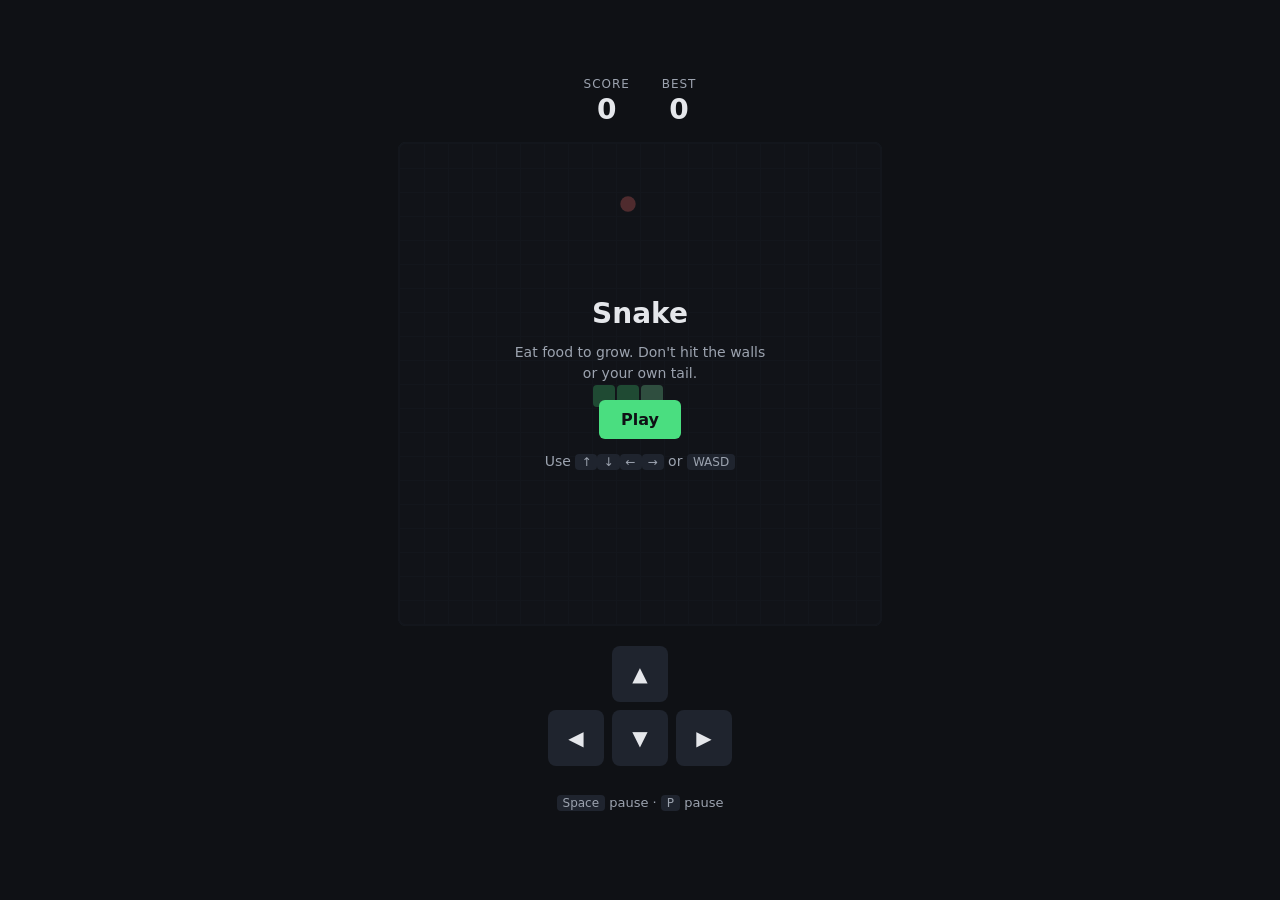
<file: index.html>
<!DOCTYPE html>
<html lang="en">
<head>
<meta charset="UTF-8" />
<meta name="viewport" content="width=device-width, initial-scale=1.0" />
<title>Snake</title>
<style>
  :root {
    --bg: #0f1115;
    --panel: #181b22;
    --grid: #1f242e;
    --snake: #4ade80;
    --snake-head: #86efac;
    --food: #f87171;
    --text: #e5e7eb;
    --muted: #9ca3af;
  }

  * { box-sizing: border-box; }

  body {
    margin: 0;
    min-height: 100vh;
    display: flex;
    flex-direction: column;
    align-items: center;
    justify-content: center;
    gap: 16px;
    background: var(--bg);
    color: var(--text);
    font-family: "Segoe UI", system-ui, -apple-system, sans-serif;
    user-select: none;
  }

  .hud {
    display: flex;
    gap: 32px;
    align-items: baseline;
  }

  .hud .stat {
    display: flex;
    flex-direction: column;
    align-items: center;
    gap: 2px;
  }

  .hud .label {
    font-size: 12px;
    letter-spacing: 0.08em;
    text-transform: uppercase;
    color: var(--muted);
  }

  .hud .value {
    font-size: 28px;
    font-weight: 700;
    font-variant-numeric: tabular-nums;
  }

  .wrap {
    position: relative;
  }

  canvas {
    display: block;
    background: var(--panel);
    border: 2px solid var(--grid);
    border-radius: 8px;
    image-rendering: pixelated;
  }

  .overlay {
    position: absolute;
    inset: 0;
    display: flex;
    flex-direction: column;
    align-items: center;
    justify-content: center;
    gap: 12px;
    background: rgba(15, 17, 21, 0.72);
    border-radius: 8px;
    text-align: center;
    padding: 24px;
  }

  .overlay h2 {
    margin: 0;
    font-size: 28px;
  }

  .overlay p {
    margin: 0;
    color: var(--muted);
    font-size: 14px;
    line-height: 1.5;
  }

  .overlay.hidden { display: none; }

  button {
    font: inherit;
    font-weight: 600;
    color: #0f1115;
    background: var(--snake);
    border: none;
    border-radius: 6px;
    padding: 10px 22px;
    cursor: pointer;
    margin-top: 4px;
  }

  button:hover { background: var(--snake-head); }

  .controls {
    display: grid;
    grid-template-columns: repeat(3, 56px);
    grid-template-rows: repeat(2, 56px);
    gap: 8px;
    margin-top: 4px;
  }

  .controls button {
    font-size: 20px;
    padding: 0;
    margin: 0;
    color: var(--text);
    background: var(--grid);
    border-radius: 8px;
  }

  .controls button:active { background: #2a3140; }
  .controls .up { grid-column: 2; grid-row: 1; }
  .controls .left { grid-column: 1; grid-row: 2; }
  .controls .down { grid-column: 2; grid-row: 2; }
  .controls .right { grid-column: 3; grid-row: 2; }

  .hint { color: var(--muted); font-size: 13px; }
  kbd {
    background: var(--grid);
    border-radius: 4px;
    padding: 1px 6px;
    font-family: inherit;
    font-size: 12px;
  }
</style>
</head>
<body>
  <div class="hud">
    <div class="stat">
      <span class="label">Score</span>
      <span class="value" id="score">0</span>
    </div>
    <div class="stat">
      <span class="label">Best</span>
      <span class="value" id="best">0</span>
    </div>
  </div>

  <div class="wrap">
    <canvas id="board" width="480" height="480"></canvas>
    <div class="overlay" id="overlay">
      <h2>Snake</h2>
      <p>Eat food to grow. Don't hit the walls<br />or your own tail.</p>
      <button id="startBtn">Play</button>
      <p class="hint">Use <kbd>↑</kbd><kbd>↓</kbd><kbd>←</kbd><kbd>→</kbd> or <kbd>WASD</kbd></p>
    </div>
  </div>

  <div class="controls">
    <button class="up" data-dir="up">▲</button>
    <button class="left" data-dir="left">◀</button>
    <button class="down" data-dir="down">▼</button>
    <button class="right" data-dir="right">▶</button>
  </div>
  <p class="hint"><kbd>Space</kbd> pause · <kbd>P</kbd> pause</p>

<script>
(() => {
  "use strict";

  const CELL = 24;                 // px per grid cell
  const GRID = 20;                 // cells per side
  const canvas = document.getElementById("board");
  const ctx = canvas.getContext("2d");

  const scoreEl = document.getElementById("score");
  const bestEl = document.getElementById("best");
  const overlay = document.getElementById("overlay");
  const startBtn = document.getElementById("startBtn");

  const DIRS = {
    up:    { x: 0,  y: -1 },
    down:  { x: 0,  y: 1 },
    left:  { x: -1, y: 0 },
    right: { x: 1,  y: 0 },
  };

  let snake, dir, nextDir, food, score, best, alive, paused, stepTimer;

  best = Number(localStorage.getItem("snake.best") || 0);
  bestEl.textContent = best;

  function reset() {
    const cx = Math.floor(GRID / 2);
    snake = [
      { x: cx,     y: cx },
      { x: cx - 1, y: cx },
      { x: cx - 2, y: cx },
    ];
    dir = DIRS.right;
    nextDir = DIRS.right;
    score = 0;
    alive = true;
    paused = false;
    scoreEl.textContent = "0";
    placeFood();
  }

  function placeFood() {
    let p;
    do {
      p = {
        x: Math.floor(Math.random() * GRID),
        y: Math.floor(Math.random() * GRID),
      };
    } while (snake.some(s => s.x === p.x && s.y === p.y));
    food = p;
  }

  function setDirection(d) {
    if (!d) return;
    // Ignore a 180° reversal and duplicate inputs.
    if (d.x === -dir.x && d.y === -dir.y) return;
    if (d.x === dir.x && d.y === dir.y) return;
    nextDir = d;
  }

  function step() {
    dir = nextDir;
    const head = { x: snake[0].x + dir.x, y: snake[0].y + dir.y };

    // Wall collision
    if (head.x < 0 || head.x >= GRID || head.y < 0 || head.y >= GRID) {
      return gameOver();
    }

    // Self collision (tail cell is fine — it moves away unless we're eating)
    const willEat = head.x === food.x && head.y === food.y;
    const body = willEat ? snake : snake.slice(0, -1);
    if (body.some(s => s.x === head.x && s.y === head.y)) {
      return gameOver();
    }

    snake.unshift(head);
    if (willEat) {
      score += 1;
      scoreEl.textContent = score;
      placeFood();
      schedule();          // speed up slightly each food
    } else {
      snake.pop();
    }
  }

  function tick() {
    step();
    draw();
    if (alive) schedule();
  }

  function schedule() {
    clearTimeout(stepTimer);
    const ms = Math.max(70, 150 - score * 4);
    stepTimer = setTimeout(tick, ms);
  }

  function gameOver() {
    alive = false;
    clearTimeout(stepTimer);
    if (score > best) {
      best = score;
      localStorage.setItem("snake.best", best);
      bestEl.textContent = best;
    }
    draw();
    showOverlay("Game Over", `Score: ${score}`, "Play Again");
  }

  function showOverlay(title, msg, btnText) {
    overlay.querySelector("h2").textContent = title;
    overlay.querySelector("p:not(.hint)").textContent = msg;
    startBtn.textContent = btnText;
    overlay.classList.remove("hidden");
  }

  function start() {
    overlay.classList.add("hidden");
    reset();
    draw();
    schedule();
  }

  function draw() {
    ctx.fillStyle = "#181b22";
    ctx.fillRect(0, 0, canvas.width, canvas.height);

    // Grid
    ctx.strokeStyle = "#1f242e";
    ctx.lineWidth = 1;
    for (let i = 1; i < GRID; i++) {
      const p = i * CELL + 0.5;
      ctx.beginPath();
      ctx.moveTo(p, 0); ctx.lineTo(p, canvas.height); ctx.stroke();
      ctx.beginPath();
      ctx.moveTo(0, p); ctx.lineTo(canvas.width, p); ctx.stroke();
    }

    // Food
    const fcx = food.x * CELL + CELL / 2;
    const fcy = food.y * CELL + CELL / 2;
    ctx.fillStyle = "#f87171";
    ctx.beginPath();
    ctx.arc(fcx, fcy, CELL * 0.32, 0, Math.PI * 2);
    ctx.fill();

    // Snake
    snake.forEach((s, i) => {
      const pad = 1;
      const x = s.x * CELL + pad;
      const y = s.y * CELL + pad;
      const size = CELL - pad * 2;
      ctx.fillStyle = i === 0 ? "#86efac" : "#4ade80";
      ctx.beginPath();
      ctx.roundRect(x, y, size, size, 4);
      ctx.fill();
    });
  }

  function togglePause() {
    if (!alive) return;
    if (paused) {
      paused = false;
      schedule();
    } else {
      paused = true;
      clearTimeout(stepTimer);
    }
  }

  window.addEventListener("keydown", (e) => {
    const k = e.key;
    if (["ArrowUp", "ArrowDown", "ArrowLeft", "ArrowRight", " "].includes(k)) {
      e.preventDefault();
    }
    if (k === "ArrowUp" || k === "w" || k === "W") setDirection(DIRS.up);
    else if (k === "ArrowDown" || k === "s" || k === "S") setDirection(DIRS.down);
    else if (k === "ArrowLeft" || k === "a" || k === "A") setDirection(DIRS.left);
    else if (k === "ArrowRight" || k === "d" || k === "D") setDirection(DIRS.right);
    else if (k === " " || k === "p" || k === "P") togglePause();
  });

  startBtn.addEventListener("click", start);
  document.querySelectorAll(".controls button").forEach((btn) => {
    btn.addEventListener("click", () => {
      if (!alive) start();
      setDirection(DIRS[btn.dataset.dir]);
    });
  });

  reset();
  draw();
})();
</script>
</body>
</html>
</file>
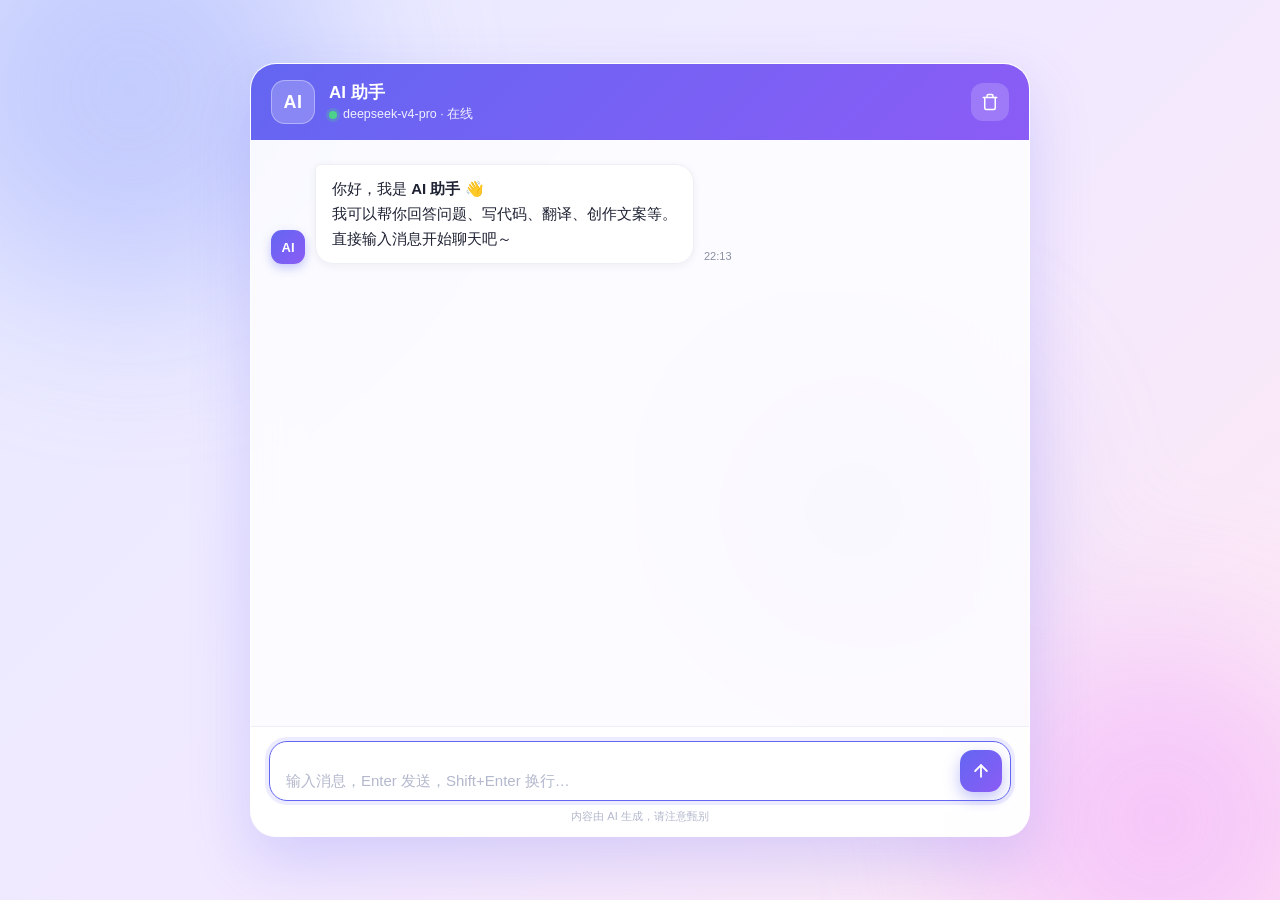
<file: static/index.html>
<!DOCTYPE html>
<html lang="zh-CN">
<head>
  <meta charset="UTF-8" />
  <meta name="viewport" content="width=device-width, initial-scale=1.0" />
  <title>AI 助手</title>
  <link rel="stylesheet" href="/static/style.css" />
  <link rel="icon" href="data:image/svg+xml,<svg xmlns='http://www.w3.org/2000/svg' viewBox='0 0 100 100'><text y='.9em' font-size='90'>✨</text></svg>" />
</head>
<body>
  <div class="bg-decor" aria-hidden="true">
    <span class="blob blob-1"></span>
    <span class="blob blob-2"></span>
    <span class="blob blob-3"></span>
  </div>

  <div class="chat">
    <header class="chat-header">
      <div class="bot-avatar">AI</div>
      <div class="bot-meta">
        <h1 class="bot-name">AI 助手</h1>
        <p class="bot-status"><span class="status-dot"></span>deepseek-v4-pro · 在线</p>
      </div>
      <button class="clear-btn" id="clearBtn" title="清空对话">
        <svg viewBox="0 0 24 24" width="18" height="18" fill="none" stroke="currentColor" stroke-width="2" stroke-linecap="round" stroke-linejoin="round">
          <polyline points="3 6 5 6 21 6"></polyline>
          <path d="M19 6v14a2 2 0 0 1-2 2H7a2 2 0 0 1-2-2V6m3 0V4a2 2 0 0 1 2-2h4a2 2 0 0 1 2 2v2"></path>
        </svg>
      </button>
    </header>

    <main class="chat-body" id="chatBody"></main>

    <footer class="chat-footer">
      <div class="input-box">
        <textarea id="input" rows="1" placeholder="输入消息，Enter 发送，Shift+Enter 换行…"></textarea>
        <button class="send-btn" id="sendBtn" title="发送">
          <svg viewBox="0 0 24 24" width="20" height="20" fill="none" stroke="currentColor" stroke-width="2.2" stroke-linecap="round" stroke-linejoin="round">
            <line x1="12" y1="19" x2="12" y2="5"></line>
            <polyline points="5 12 12 5 19 12"></polyline>
          </svg>
        </button>
      </div>
      <p class="footnote">内容由 AI 生成，请注意甄别</p>
    </footer>
  </div>

  <script src="/static/axios.min.js"></script>
  <script src="/static/script.js"></script>
</body>
</html>
</file>
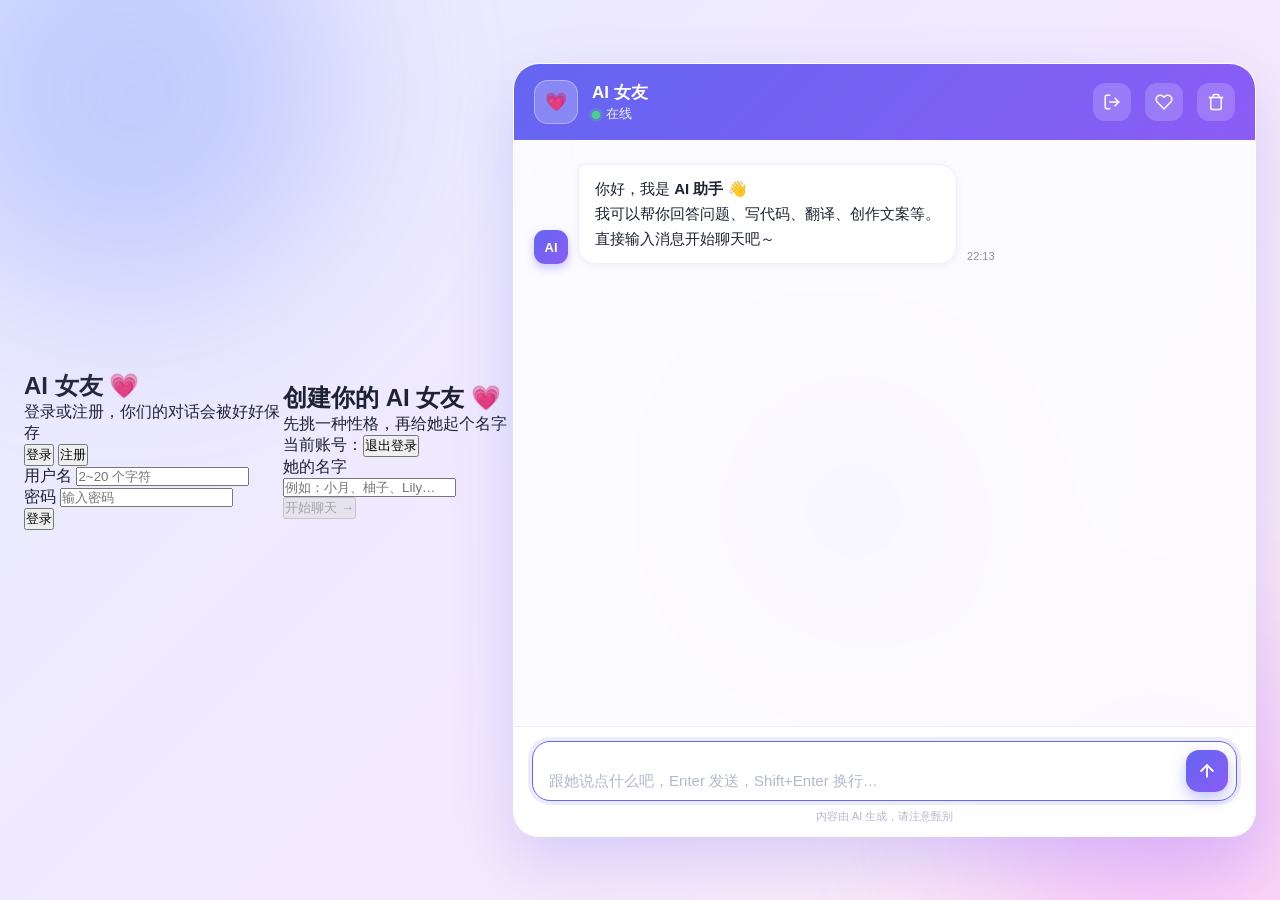
<file: 26chat/static/index.html>
<!DOCTYPE html>
<html lang="zh-CN">
<head>
  <meta charset="UTF-8" />
  <meta name="viewport" content="width=device-width, initial-scale=1.0" />
  <title>AI 女友</title>
  <link rel="stylesheet" href="/static/style.css" />
  <link rel="icon" href="data:image/svg+xml,<svg xmlns='http://www.w3.org/2000/svg' viewBox='0 0 100 100'><text y='.9em' font-size='90'>💗</text></svg>" />
</head>
<body>
  <div class="bg-decor" aria-hidden="true">
    <span class="blob blob-1"></span>
    <span class="blob blob-2"></span>
    <span class="blob blob-3"></span>
  </div>

  <!-- 登录 / 注册 -->
  <section class="auth" id="auth">
    <div class="auth-card">
      <div class="auth-head">
        <h1>AI 女友 💗</h1>
        <p>登录或注册，你们的对话会被好好保存</p>
      </div>
      <div class="auth-tabs">
        <button class="auth-tab active" id="tabLogin" type="button">登录</button>
        <button class="auth-tab" id="tabRegister" type="button">注册</button>
      </div>
      <form class="auth-form" id="authForm">
        <div class="auth-field">
          <label for="authUsername">用户名</label>
          <input id="authUsername" maxlength="20" placeholder="2~20 个字符" autocomplete="username" />
        </div>
        <div class="auth-field">
          <label for="authPassword">密码</label>
          <input id="authPassword" type="password" maxlength="64" placeholder="输入密码" autocomplete="current-password" />
        </div>
        <p class="auth-error hidden" id="authError"></p>
        <button class="start-btn" id="authSubmit" type="submit">登录</button>
      </form>
    </div>
  </section>

  <!-- 初始设定：选择性格 + 起名字 -->
  <section class="setup hidden" id="setup">
    <div class="setup-card">
      <div class="setup-head">
        <h1>创建你的 AI 女友 💗</h1>
        <p>先挑一种性格，再给她起个名字</p>
        <p class="setup-user">当前账号：<b id="setupUser"></b><button class="link-btn" id="setupLogout" type="button">退出登录</button></p>
      </div>
      <div class="personality-grid" id="personalityGrid"></div>
      <div class="name-row">
        <label for="nameInput">她的名字</label>
        <input id="nameInput" maxlength="16" placeholder="例如：小月、柚子、Lily…" autocomplete="off" />
      </div>
      <button class="start-btn" id="startBtn" disabled>开始聊天 →</button>
    </div>
  </section>

  <!-- 聊天界面 -->
  <div class="chat hidden" id="chat">
    <header class="chat-header">
      <div class="bot-avatar" id="botAvatar">💗</div>
      <div class="bot-meta">
        <h1 class="bot-name" id="botName">AI 女友</h1>
        <p class="bot-status"><span class="status-dot"></span><span id="botStatus">在线</span></p>
      </div>
      <button class="clear-btn" id="logoutBtn" title="退出登录">
        <svg viewBox="0 0 24 24" width="18" height="18" fill="none" stroke="currentColor" stroke-width="2" stroke-linecap="round" stroke-linejoin="round">
          <path d="M9 21H5a2 2 0 0 1-2-2V5a2 2 0 0 1 2-2h4"></path>
          <polyline points="16 17 21 12 16 7"></polyline>
          <line x1="21" y1="12" x2="9" y2="12"></line>
        </svg>
      </button>
      <button class="clear-btn" id="resetBtn" title="重新设定女友">
        <svg viewBox="0 0 24 24" width="18" height="18" fill="none" stroke="currentColor" stroke-width="2" stroke-linecap="round" stroke-linejoin="round">
          <path d="M20.84 4.61a5.5 5.5 0 0 0-7.78 0L12 5.67l-1.06-1.06a5.5 5.5 0 0 0-7.78 7.78l1.06 1.06L12 21.23l7.78-7.78 1.06-1.06a5.5 5.5 0 0 0 0-7.78z"></path>
        </svg>
      </button>
      <button class="clear-btn" id="clearBtn" title="清空对话">
        <svg viewBox="0 0 24 24" width="18" height="18" fill="none" stroke="currentColor" stroke-width="2" stroke-linecap="round" stroke-linejoin="round">
          <polyline points="3 6 5 6 21 6"></polyline>
          <path d="M19 6v14a2 2 0 0 1-2 2H7a2 2 0 0 1-2-2V6m3 0V4a2 2 0 0 1 2-2h4a2 2 0 0 1 2 2v2"></path>
        </svg>
      </button>
    </header>

    <main class="chat-body" id="chatBody"></main>

    <footer class="chat-footer">
      <div class="input-box">
        <textarea id="input" rows="1" placeholder="跟她说点什么吧，Enter 发送，Shift+Enter 换行…"></textarea>
        <button class="send-btn" id="sendBtn" title="发送">
          <svg viewBox="0 0 24 24" width="20" height="20" fill="none" stroke="currentColor" stroke-width="2.2" stroke-linecap="round" stroke-linejoin="round">
            <line x1="12" y1="19" x2="12" y2="5"></line>
            <polyline points="5 12 12 5 19 12"></polyline>
          </svg>
        </button>
      </div>
      <p class="footnote">内容由 AI 生成，请注意甄别</p>
    </footer>
  </div>

  <script src="/static/axios.min.js"></script>
  <script src="/static/script.js"></script>
</body>
</html>
</file>
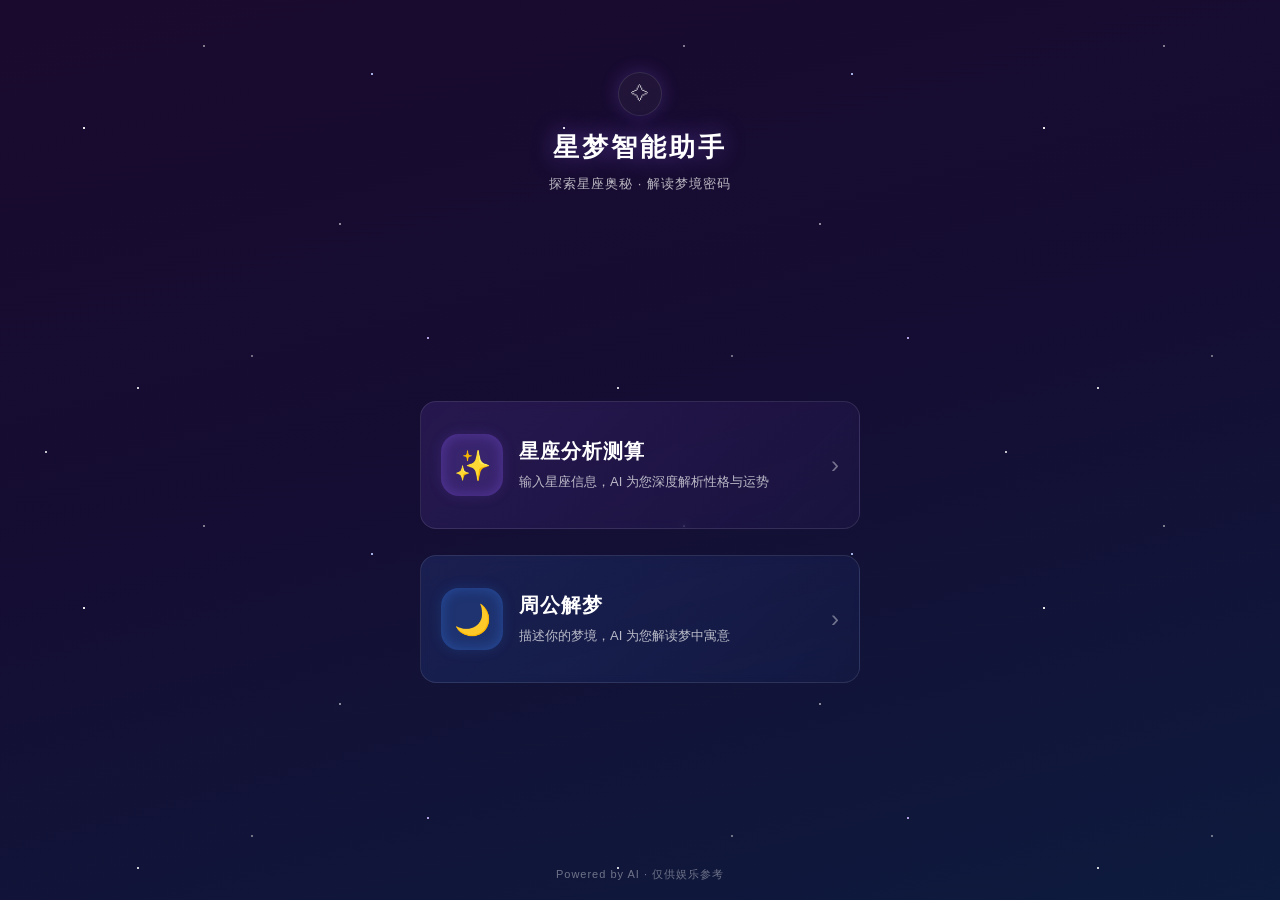
<file: star-dream-assistant/static/index.html>
<!DOCTYPE html>
<html lang="zh-CN">
<head>
  <meta charset="UTF-8">
  <meta name="viewport" content="width=device-width, initial-scale=1.0, viewport-fit=cover">
  <meta name="description" content="星梦智能助手 —— 探索星座奥秘 · 解读梦境密码">
  <title>星梦智能助手</title>
  <link rel="stylesheet" href="css/style.css">
</head>
<body data-page="index">
  <!-- 顶部导航栏 -->
  <header class="app-header">
    <div class="header-badge">✧</div>
    <h1 class="app-title">星梦智能助手</h1>
    <p class="app-subtitle">探索星座奥秘 · 解读梦境密码</p>
    <div class="user-bar hidden" id="user-bar">
      <span class="user-name" id="user-name"></span>
      <button type="button" class="logout-btn" id="logout-btn">退出登录</button>
    </div>
  </header>

  <!-- 主体功能区 -->
  <main class="main-area">
    <a class="feature-card card-purple" href="horoscope.html">
      <div class="card-icon" aria-hidden="true">✨</div>
      <div class="card-text">
        <h2 class="card-title">星座分析测算</h2>
        <p class="card-desc">输入星座信息，AI 为您深度解析性格与运势</p>
      </div>
      <span class="card-arrow" aria-hidden="true">›</span>
    </a>

    <a class="feature-card card-blue" href="dream.html">
      <div class="card-icon" aria-hidden="true">🌙</div>
      <div class="card-text">
        <h2 class="card-title">周公解梦</h2>
        <p class="card-desc">描述你的梦境，AI 为您解读梦中寓意</p>
      </div>
      <span class="card-arrow" aria-hidden="true">›</span>
    </a>
  </main>

  <!-- 底部 -->
  <footer class="app-footer">
    <p>Powered by AI · 仅供娱乐参考</p>
  </footer>
</body>
</html>
</file>
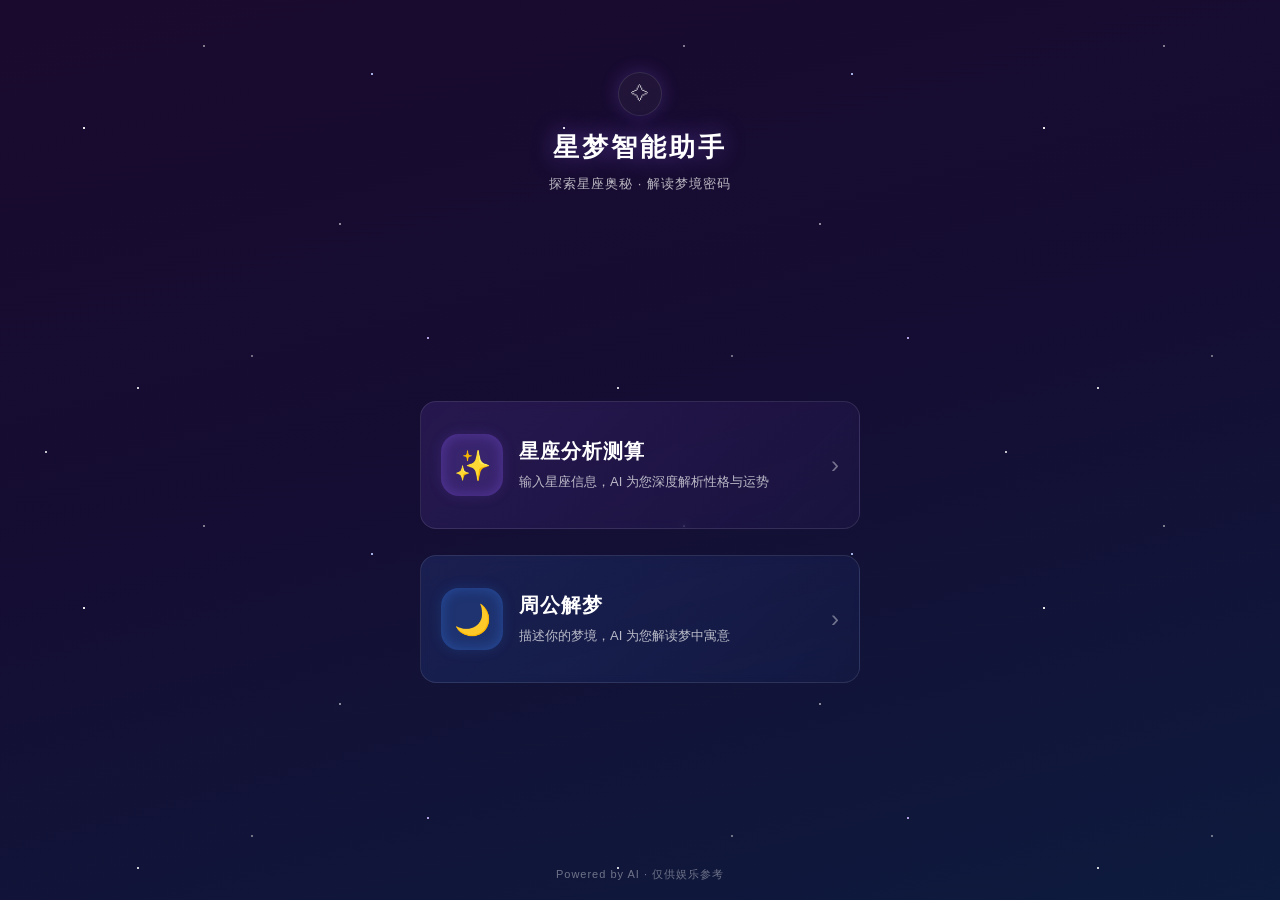
<file: dreamchart/star-dream-assistant/static/index.html>
<!DOCTYPE html>
<html lang="zh-CN">
<head>
  <meta charset="UTF-8">
  <meta name="viewport" content="width=device-width, initial-scale=1.0, viewport-fit=cover">
  <meta name="description" content="星梦智能助手 —— 探索星座奥秘 · 解读梦境密码">
  <title>星梦智能助手</title>
  <link rel="stylesheet" href="css/style.css">
</head>
<body>
  <!-- 顶部导航栏 -->
  <header class="app-header">
    <div class="header-badge">✧</div>
    <h1 class="app-title">星梦智能助手</h1>
    <p class="app-subtitle">探索星座奥秘 · 解读梦境密码</p>
  </header>

  <!-- 主体功能区 -->
  <main class="main-area">
    <a class="feature-card card-purple" href="horoscope.html">
      <div class="card-icon" aria-hidden="true">✨</div>
      <div class="card-text">
        <h2 class="card-title">星座分析测算</h2>
        <p class="card-desc">输入星座信息，AI 为您深度解析性格与运势</p>
      </div>
      <span class="card-arrow" aria-hidden="true">›</span>
    </a>

    <a class="feature-card card-blue" href="dream.html">
      <div class="card-icon" aria-hidden="true">🌙</div>
      <div class="card-text">
        <h2 class="card-title">周公解梦</h2>
        <p class="card-desc">描述你的梦境，AI 为您解读梦中寓意</p>
      </div>
      <span class="card-arrow" aria-hidden="true">›</span>
    </a>
  </main>

  <!-- 底部 -->
  <footer class="app-footer">
    <p>Powered by AI · 仅供娱乐参考</p>
  </footer>
</body>
</html>
</file>
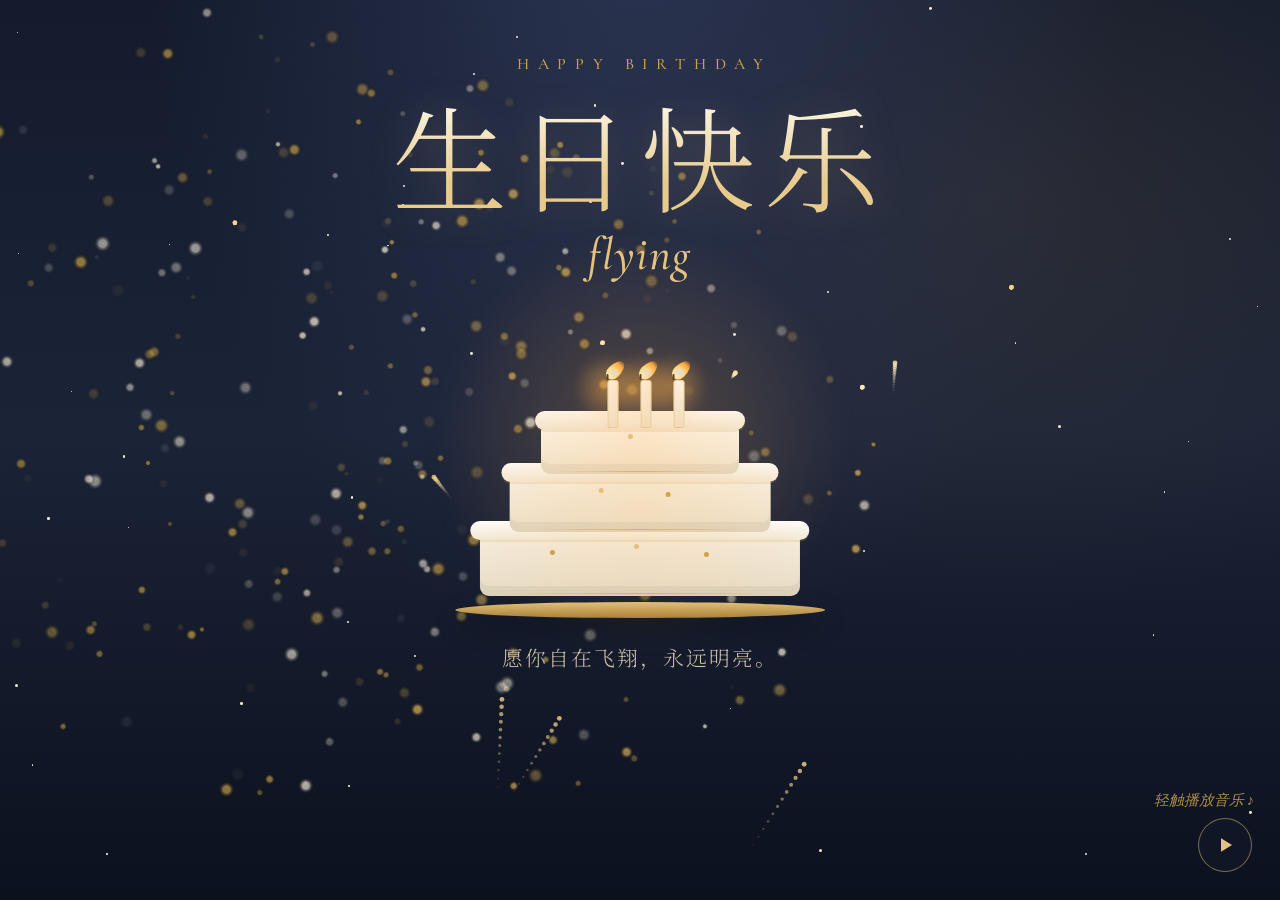
<file: birthday.html>
<!DOCTYPE html>
<html lang="zh-CN">
<head>
<meta charset="UTF-8">
<meta name="viewport" content="width=device-width, initial-scale=1.0">
<title>生日快乐 · flying</title>
<link rel="icon" href="data:image/svg+xml,<svg xmlns='http://www.w3.org/2000/svg' viewBox='0 0 100 100'><text y='.9em' font-size='90'>🎆</text></svg>">
<link rel="preconnect" href="https://fonts.googleapis.com">
<link rel="preconnect" href="https://fonts.gstatic.com" crossorigin>
<link href="https://fonts.googleapis.com/css2?family=Cormorant+Garamond:ital,wght@0,400;0,500;1,400;1,500&family=Noto+Serif+SC:wght@300;400;500&display=swap" rel="stylesheet">
<style>
  :root{
    --gold:        #E4C37E;
    --gold-deep:   #C9A24B;
    --gold-soft:   #D9B56A;
    --cream:       #F6EFE2;
    --cream-deep:  #E9DEC7;
    --ivory:       #FFFDF8;
    --text:        #F3EBD9;
    --text-soft:   #C9BEa6;
  }

  *{ margin:0; padding:0; box-sizing:border-box; }
  html,body{ height:100%; }

  body{
    font-family:'Noto Serif SC', serif;
    color:var(--text);
    background:#0D1320;
    overflow-x:hidden;
  }

  /* 夜空 */
  .sky{
    position:fixed; inset:0; z-index:0;
    background:
      radial-gradient(ellipse at 50% -12%, #2B3452 0%, rgba(43,52,82,0) 55%),
      radial-gradient(ellipse at 78% 22%, rgba(201,162,75,.10) 0%, rgba(201,162,75,0) 42%),
      linear-gradient(180deg, #141B2D 0%, #1B2337 48%, #0C111E 100%);
  }

  /* 烟花画布 */
  #fireworks{ position:fixed; inset:0; z-index:1; pointer-events:none; }

  /* 星星 */
  .star{
    position:fixed; z-index:2; border-radius:50%;
    background:#F5EAD2;
    pointer-events:none;
    animation:twinkle var(--d,3s) ease-in-out infinite;
    animation-delay:var(--delay,0s);
  }
  @keyframes twinkle{
    0%,100%{ opacity:.15; transform:scale(.8); }
    50%    { opacity:var(--op,.9); transform:scale(1); }
  }

  /* ============ 内容 ============ */
  .content{
    position:relative; z-index:10;
    min-height:100vh;
    display:flex; flex-direction:column; align-items:center;
    text-align:center;
    padding:6vh 22px 7vh;
  }

  .eyebrow{
    font-family:'Cormorant Garamond', serif;
    font-weight:500; font-size:clamp(.8rem, 2.4vw, 1rem);
    letter-spacing:.55em; padding-left:.55em;
    text-transform:uppercase;
    color:var(--gold-deep);
    animation:riseIn 1.1s .1s ease both;
  }
  .title{
    font-weight:300;
    font-size:clamp(3.4rem, 13vw, 7.2rem);
    letter-spacing:.08em;
    line-height:1.12;
    margin-top:.14em;
    background:linear-gradient(180deg, #FBF3DE 12%, #E8CB8C 72%);
    -webkit-background-clip:text; background-clip:text;
    -webkit-text-fill-color:transparent;
    filter:drop-shadow(0 2px 18px rgba(228,195,126,.25));
    animation:riseIn 1.1s .24s ease both;
  }
  .name{
    font-family:'Cormorant Garamond', serif;
    font-style:italic; font-weight:500;
    font-size:clamp(1.9rem, 5.6vw, 2.9rem);
    color:var(--gold);
    letter-spacing:.03em;
    margin-top:.15em;
    animation:riseIn 1.1s .38s ease both;
  }

  /* ============ 蛋糕 ============ */
  .cake-wrap{
    position:relative;
    width:min(330px, 84vw);
    height:300px;
    margin-top:3.5vh;
    animation:riseIn 1.2s .5s ease both;
  }
  .cake-wrap::after{  /* 烛光地面光晕 */
    content:''; position:absolute; left:50%; top:42%; transform:translate(-50%,-50%);
    width:150%; height:150%;
    background:radial-gradient(circle, rgba(255,172,74,.24), transparent 62%);
    filter:blur(12px);
    pointer-events:none;
    animation:glowPulse 3.4s ease-in-out infinite;
  }
  .cake{ position:absolute; left:50%; transform:translateX(-50%); bottom:0; width:100%; height:230px; }

  .tray{
    position:absolute; bottom:-4px; left:50%; transform:translateX(-50%);
    width:112%; height:16px; border-radius:50%;
    background:linear-gradient(180deg,#E2C07A,#A9813A);
    box-shadow:0 10px 26px rgba(0,0,0,.45);
  }

  .layer{
    position:absolute; left:50%; transform:translateX(-50%);
    border-radius:12px 12px 9px 9px;
    box-shadow:inset 0 -10px 0 rgba(0,0,0,.05);
  }
  .layer-3{ bottom:18px;  width:97%;  height:66px;
    background:linear-gradient(180deg,#F7F0E4,#E7DBC3); }
  .layer-2{ bottom:82px;  width:79%;  height:60px;
    background:linear-gradient(180deg,#FBF5EA,#EBE0CA); }
  .layer-1{ bottom:140px; width:60%;  height:54px;
    background:linear-gradient(180deg,#FFFDF8,#F0E6D1); }

  /* 每层底部金色细线 */
  .layer::after{
    content:''; position:absolute; left:8%; right:8%; bottom:2px; height:1px;
    background:linear-gradient(90deg, transparent, var(--gold-deep), transparent);
    opacity:.7;
  }
  /* 奶油顶 */
  .layer::before{
    content:''; position:absolute; top:-9px; left:50%; transform:translateX(-50%);
    width:106%; height:19px; border-radius:10px;
    background:linear-gradient(180deg,#FFFFFF,#F2E9D6);
    box-shadow:0 2px 0 rgba(201,162,75,.18);
  }
  /* 糖粒 */
  .dot{ position:absolute; width:5px; height:5px; border-radius:50%; z-index:2; }

  /* ============ 蜡烛 ============ */
  .candles{
    position:absolute; left:50%; bottom:186px; transform:translateX(-50%);
    display:flex; gap:22px; align-items:flex-end;
  }
  .candle{ position:relative; width:11px; height:48px; }
  .candle .stick{
    position:absolute; bottom:0; width:100%; height:100%;
    background:linear-gradient(180deg,#FFFDF8,#EFE6D2);
    border-radius:3px 3px 2px 2px;
    box-shadow:inset 0 0 0 1px rgba(201,162,75,.35);
  }
  .candle .wick{
    position:absolute; bottom:100%; left:50%; transform:translateX(-50%);
    width:2px; height:6px; background:#3a2c1a; border-radius:1px;
  }
  .candle .glow{
    position:absolute; bottom:6px; left:50%; transform:translateX(-50%);
    width:70px; height:70px; border-radius:50%;
    background:radial-gradient(circle, rgba(255,176,74,.5), rgba(255,176,74,0) 68%);
    filter:blur(5px);
    animation:glowPulse 2.2s ease-in-out infinite;
  }
  .candle:nth-child(2) .glow{ animation-delay:.7s; }
  .candle:nth-child(3) .glow{ animation-delay:1.3s; }
  .candle .flame{
    position:absolute; bottom:100%; left:50%;
    width:13px; height:22px; margin-bottom:2px;
    transform:translateX(-50%) rotate(45deg);
    transform-origin:center bottom;
    background:radial-gradient(circle at 50% 82%, #FFF6D8 0%, #FFE08A 40%, #FFA53D 72%, rgba(255,140,40,0) 100%);
    border-radius:50% 50% 50% 50% / 62% 62% 40% 40%;
    animation:flicker 1.15s ease-in-out infinite;
  }
  .candle .flame::after{  /* 内焰（微蓝） */
    content:''; position:absolute; bottom:3px; left:50%; transform:translateX(-50%) rotate(45deg);
    width:6px; height:11px; border-radius:50%;
    background:radial-gradient(circle, #CFE8FF 0%, rgba(207,232,255,.4) 60%, transparent 100%);
  }
  .candle:nth-child(2) .flame{ animation-delay:.35s; }
  .candle:nth-child(3) .flame{ animation-delay:.7s; }
  @keyframes flicker{
    0%,100%{ transform:translateX(-50%) rotate(45deg) scale(1); }
    28%    { transform:translateX(-50%) rotate(43deg) scale(1.06,1.1); }
    52%    { transform:translateX(-50%) rotate(47deg) scale(.94,.97); }
    76%    { transform:translateX(-50%) rotate(44deg) scale(1.08,.9); }
  }
  @keyframes glowPulse{
    0%,100%{ opacity:.7;  transform:translateX(-50%) scale(1); }
    50%    { opacity:1;   transform:translateX(-50%) scale(1.12); }
  }

  .tagline{
    margin-top:3.2vh;
    font-weight:300;
    font-size:clamp(1rem, 3.4vw, 1.3rem);
    letter-spacing:.1em;
    color:var(--text-soft);
    animation:riseIn 1.1s .7s ease both;
  }

  @keyframes riseIn{
    from{ opacity:0; transform:translateY(22px); }
    to  { opacity:1; transform:translateY(0); }
  }

  /* ============ 音乐按钮 ============ */
  .music{
    position:fixed; right:28px; bottom:28px; z-index:60;
    width:54px; height:54px; border-radius:50%;
    background:rgba(20,26,42,.6);
    border:1px solid rgba(228,195,126,.5);
    color:var(--gold);
    cursor:pointer;
    display:grid; place-items:center;
    backdrop-filter:blur(6px);
    transition:transform .3s ease, box-shadow .3s ease;
  }
  .music:hover{ transform:translateY(-2px); box-shadow:0 12px 26px rgba(0,0,0,.35); }
  .music svg{ width:24px; height:24px; }
  .music .note{ display:none; }
  .music .play{ display:block; }
  .music.playing .note{ display:block; }
  .music.playing .play{ display:none; }
  .music.playing::after{
    content:''; position:absolute; inset:-3px; border-radius:50%;
    border:1px solid rgba(228,195,126,.4);
    animation:ring 2.6s ease-out infinite;
  }
  @keyframes ring{
    0%  { transform:scale(1); opacity:.8; }
    100%{ transform:scale(1.9); opacity:0; }
  }
  .music-hint{
    position:fixed; right:26px; bottom:90px; z-index:60;
    font-family:'Cormorant Garamond', serif; font-style:italic;
    font-size:.92rem; color:var(--gold-deep);
    opacity:0; transform:translateY(8px);
    transition:opacity .7s ease, transform .7s ease;
    pointer-events:none;
  }
  .music-hint.show{ opacity:.85; transform:translateY(0); }

  @media (max-width:480px){
    .music{ right:20px; bottom:20px; width:48px; height:48px; }
    .music-hint{ right:18px; bottom:76px; }
    .candles{ gap:16px; }
  }
  @media (prefers-reduced-motion:reduce){
    *{ animation-duration:.001s !important; animation-iteration-count:1 !important; }
  }
</style>
</head>
<body>

  <div class="sky" aria-hidden="true"></div>
  <canvas id="fireworks" aria-hidden="true"></canvas>

  <main class="content">
    <p class="eyebrow">Happy Birthday</p>
    <h1 class="title">生日快乐</h1>
    <p class="name" id="name">flying</p>

    <div class="cake-wrap">
      <div class="cake">
        <div class="tray"></div>

        <div class="layer layer-3">
          <span class="dot" style="left:22%; top:20px; background:#C9A24B;"></span>
          <span class="dot" style="left:48%; top:14px; background:#E4C37E;"></span>
          <span class="dot" style="left:70%; top:22px; background:#C9A24B;"></span>
        </div>
        <div class="layer layer-2">
          <span class="dot" style="left:34%; top:16px; background:#E4C37E;"></span>
          <span class="dot" style="left:60%; top:20px; background:#C9A24B;"></span>
        </div>
        <div class="layer layer-1">
          <span class="dot" style="left:44%; top:14px; background:#E4C37E;"></span>
        </div>

        <div class="candles">
          <div class="candle"><span class="glow"></span><span class="flame"></span><span class="wick"></span><span class="stick"></span></div>
          <div class="candle"><span class="glow"></span><span class="flame"></span><span class="wick"></span><span class="stick"></span></div>
          <div class="candle"><span class="glow"></span><span class="flame"></span><span class="wick"></span><span class="stick"></span></div>
        </div>
      </div>
    </div>

    <p class="tagline">愿你自在飞翔，永远明亮。</p>
  </main>

  <div class="music-hint" id="hint">轻触播放音乐 ♪</div>
  <button class="music" id="music" aria-label="播放音乐">
    <svg class="play" viewBox="0 0 24 24" aria-hidden="true"><path d="M8 5.3v13.4L19 12z" fill="currentColor"/></svg>
    <svg class="note" viewBox="0 0 24 24" aria-hidden="true"><text x="12" y="18" text-anchor="middle" font-size="22" fill="currentColor">♪</text></svg>
  </button>

<script>
(function(){
  /* ============ 可修改内容 ============ */
  const CONFIG = {
    name: 'flying',
    tagline: '愿你自在飞翔，永远明亮。',
  };
  /* ================================== */
  document.getElementById('name').textContent = CONFIG.name;
  document.querySelector('.tagline').textContent = CONFIG.tagline;

  /* ---------- 星星 ---------- */
  for (let i=0;i<46;i++){
    const s = document.createElement('div');
    s.className = 'star';
    const size = 1 + Math.random()*2.2;
    s.style.width = size+'px'; s.style.height = size+'px';
    s.style.left = (Math.random()*100)+'vw';
    s.style.top  = (Math.random()*100)+'vh';
    s.style.setProperty('--d', (2.4 + Math.random()*3.2)+'s');
    s.style.setProperty('--delay', (Math.random()*4)+'s');
    s.style.setProperty('--op', (0.5 + Math.random()*0.5).toFixed(2));
    document.body.appendChild(s);
  }

  /* ---------- 烟花 ---------- */
  const canvas = document.getElementById('fireworks');
  const ctx = canvas.getContext('2d');
  let W = 0, H = 0;
  function resize(){
    const dpr = window.devicePixelRatio || 1;
    canvas.width = innerWidth * dpr;
    canvas.height = innerHeight * dpr;
    canvas.style.width = innerWidth + 'px';
    canvas.style.height = innerHeight + 'px';
    ctx.setTransform(dpr, 0, 0, dpr, 0, 0);
    W = innerWidth; H = innerHeight;
  }
  window.addEventListener('resize', resize); resize();

  const PALETTE = [
    '#FFE9B8','#F5D48C','#FFC76B','#FFF6E0',
    '#E4B95C','#E8A87C','#C9A24B',
  ];

  // 预渲染光点精灵，密集烟花也流畅
  const SPRITES = {};
  function sprite(color){
    if (!SPRITES[color]){
      const s = 64, c = document.createElement('canvas');
      c.width = c.height = s;
      const g = c.getContext('2d');
      const grad = g.createRadialGradient(s/2, s/2, 0, s/2, s/2, s/2);
      grad.addColorStop(0, color);
      grad.addColorStop(0.4, color);
      grad.addColorStop(1, 'rgba(0,0,0,0)');
      g.fillStyle = grad;
      g.fillRect(0, 0, s, s);
      SPRITES[color] = c;
    }
    return SPRITES[color];
  }

  class Rocket {
    constructor(){
      this.x = W * (0.12 + Math.random()*0.76);
      this.y = H + 12;
      this.tx = W * (0.15 + Math.random()*0.7);
      this.ty = H * (0.16 + Math.random()*0.3);
      const dx = this.tx - this.x, dy = this.ty - this.y;
      const d = Math.hypot(dx, dy);
      this.vx = dx/d * 10.5;
      this.vy = dy/d * 10.5;
      this.trail = [];
      this.arrived = false;
      this.big = Math.random() < 0.4;
      this.color = this.big ? '#FFE9B8' : '#F5D48C';
    }
    update(){
      this.trail.push({x:this.x, y:this.y});
      if (this.trail.length > 13) this.trail.shift();
      this.x += this.vx; this.y += this.vy;
      this.vx *= 0.985; this.vy *= 0.985;
      if (Math.abs(this.x - this.tx) < 9 && Math.abs(this.y - this.ty) < 9) this.arrived = true;
    }
    draw(){
      const n = this.trail.length;
      for (let i=0;i<n;i++){
        const a = (i+1)/n;
        ctx.globalAlpha = a * 0.8;
        ctx.fillStyle = this.color;
        ctx.beginPath();
        ctx.arc(this.trail[i].x, this.trail[i].y, 0.6 + a*1.8, 0, Math.PI*2);
        ctx.fill();
      }
      ctx.globalAlpha = 1;
    }
  }

  class Particle {
    constructor(x, y, color, angle, speed, size, opts){
      opts = opts || {};
      this.x = x; this.y = y; this.px = x; this.py = y;
      this.vx = Math.cos(angle) * speed;
      this.vy = Math.sin(angle) * speed;
      this.color = color;
      this.size = size;
      this.gravity = opts.gravity !== undefined ? opts.gravity : 0.03;
      this.friction = opts.friction !== undefined ? opts.friction : 0.99;
      this.alpha = 1;
      this.decay = opts.decay !== undefined ? opts.decay : 0.004 + Math.random()*0.008;
    }
    update(){
      this.px = this.x; this.py = this.y;
      this.vx *= this.friction; this.vy *= this.friction; this.vy += this.gravity;
      this.x += this.vx; this.y += this.vy;
      this.alpha -= this.decay;
    }
    draw(){
      if (this.alpha <= 0) return;
      const img = sprite(this.color);
      const r = this.size * 2.8;
      ctx.globalAlpha = this.alpha;
      ctx.drawImage(img, this.x - r, this.y - r, r*2, r*2);
      ctx.globalAlpha = this.alpha * 0.4;
      ctx.strokeStyle = this.color;
      ctx.lineWidth = Math.max(0.5, this.size*0.35);
      ctx.beginPath(); ctx.moveTo(this.px, this.py); ctx.lineTo(this.x, this.y); ctx.stroke();
      ctx.globalAlpha = 1;
    }
  }

  let rockets = [], bursts = [];
  function explode(r){
    const main = PALETTE[Math.floor(Math.random()*PALETTE.length)];
    const count = r.big ? 190 : 120;
    const arr = [];
    // 中心爆闪
    arr.push(new Particle(r.x, r.y, '#FFFBE8', 0, 0, 11, { gravity:0, friction:1, decay:0.05 }));
    for (let i=0;i<count;i++){
      const angle = (Math.PI*2*i)/count + Math.random()*0.25;
      const speed = r.big ? 1.9 + Math.random()*5.4 : 1.5 + Math.random()*4.5;
      const size = 1.2 + Math.random()*2.2;
      const color = Math.random() < 0.3 ? '#FFF6E0' : main;
      arr.push(new Particle(r.x, r.y, color, angle, speed, size));
    }
    bursts.push(arr);
  }
  function spawn(){ rockets.push(new Rocket()); }

  function loop(){
    ctx.clearRect(0, 0, W, H);
    for (let i=rockets.length-1;i>=0;i--){
      const r = rockets[i];
      r.update();
      if (r.arrived){ explode(r); rockets.splice(i,1); }
      else r.draw();
    }
    for (let i=bursts.length-1;i>=0;i--){
      const arr = bursts[i];
      for (let j=0;j<arr.length;j++){ arr[j].update(); arr[j].draw(); }
      if (arr.every(p => p.alpha <= 0)) bursts.splice(i,1);
    }
    requestAnimationFrame(loop);
  }
  loop();

  // 齐放：每隔约 2.6 秒，3~4 朵同时升空炸开
  function salvo(){
    const n = 3 + Math.floor(Math.random()*2);
    for (let i=0;i<n;i++) setTimeout(spawn, Math.random()*160);
  }
  salvo();
  setInterval(salvo, 1500);

  /* ---------- 抒情钢琴曲 ---------- */
  const SEMI = { C:0, D:2, E:4, F:5, G:7, A:9, B:11 };
  function noteFreq(name){
    const m = /^([A-G])(#?)(\d)$/.exec(name);
    if(!m) return 440;
    const semi = SEMI[m[1]] + (m[2] === '#' ? 1 : 0);
    const midi = (parseInt(m[3]) + 1) * 12 + semi;
    return 440 * Math.pow(2, (midi - 69) / 12);
  }
  const BEAT = 0.52;
  const CHORDS = [
    { bass:'A2', arp:['A3','C4','E4'] }, { bass:'F2', arp:['F3','A3','C4'] },
    { bass:'C3', arp:['C3','E3','G3'] }, { bass:'G2', arp:['G3','B3','D4'] },
    { bass:'A2', arp:['A3','C4','E4'] }, { bass:'F2', arp:['F3','A3','C4'] },
    { bass:'G2', arp:['G3','B3','D4'] }, { bass:'C3', arp:['C3','E3','G3'] },
  ];
  const MELODY = [
    ['E5',1],['C5',1],['A4',2], ['A4',1],['C5',1],['D5',2],
    ['E5',2],['C5',2], ['D5',1],['B4',1],['G4',2],
    ['C5',1],['E5',1],['A5',2], ['A5',1],['G5',1],['F5',2],
    ['E5',1],['D5',1],['B4',2], ['C5',4],
  ];

  let audioCtx = null, master = null;
  function ensureCtx(){
    if (!audioCtx){
      const AC = window.AudioContext || window.webkitAudioContext;
      audioCtx = new AC();
      master = audioCtx.createGain(); master.gain.value = 0.9;
      const wet = audioCtx.createGain(); wet.gain.value = 0.5;
      const conv = audioCtx.createConvolver();
      conv.buffer = makeImpulse(audioCtx, 2.6, 3);
      master.connect(audioCtx.destination);
      master.connect(wet); wet.connect(conv); conv.connect(audioCtx.destination);
    }
    return audioCtx;
  }
  function makeImpulse(ctx, seconds, decay){
    const rate = ctx.sampleRate, len = Math.floor(rate * seconds);
    const buf = ctx.createBuffer(2, len, rate);
    for (let ch=0; ch<2; ch++){
      const d = buf.getChannelData(ch);
      for (let i=0;i<len;i++) d[i] = (Math.random()*2-1) * Math.pow(1 - i/len, decay);
    }
    return buf;
  }
  function piano(freq, start, dur, vol){
    const ctx = audioCtx;
    [[1,1],[2,.36],[3,.16],[4,.06]].forEach(([ratio,g]) => {
      const o = ctx.createOscillator();
      o.type = 'sine'; o.frequency.value = freq * ratio;
      const gn = ctx.createGain();
      gn.gain.setValueAtTime(0, start);
      gn.gain.linearRampToValueAtTime(vol*g, start + 0.012);
      gn.gain.exponentialRampToValueAtTime(0.0005, start + dur);
      o.connect(gn); gn.connect(master);
      o.start(start); o.stop(start + dur + 0.1);
    });
  }
  function playSong(){
    const ctx = ensureCtx();
    const t0 = ctx.currentTime + 0.15;
    CHORDS.forEach((ch, idx) => {
      const start = t0 + idx * 4 * BEAT;
      piano(noteFreq(ch.bass), start, 4*BEAT*0.98, 0.20);
      [0,1,2,1,0,1,2,1].forEach((k, j) => {
        piano(noteFreq(ch.arp[k]), start + j*0.5*BEAT, 0.5*BEAT*1.5, 0.09);
      });
    });
    let t = t0;
    MELODY.forEach(([n,d]) => { piano(noteFreq(n), t, d*BEAT*1.2, 0.30); t += d*BEAT; });
    return t0 + 32*BEAT;
  }

  let playing = false, loopTimer = null;
  const btn = document.getElementById('music');
  const hint = document.getElementById('hint');
  function updateUI(){
    btn.classList.toggle('playing', playing);
    btn.setAttribute('aria-label', playing ? '暂停音乐' : '播放音乐');
    hint.classList.remove('show');
  }
  function startLoop(){
    if (playing) return;
    playing = true; updateUI();
    const end = playSong();
    const wait = Math.max(0, (end - ensureCtx().currentTime)*1000) + 2200;
    loopTimer = setTimeout(startLoop, wait);
  }
  function stopLoop(){ playing = false; updateUI(); clearTimeout(loopTimer); }
  btn.addEventListener('click', () => { ensureCtx().resume(); playing ? stopLoop() : startLoop(); });

  window.addEventListener('load', () => {
    const ctx = ensureCtx();
    if (ctx.state === 'running') startLoop();
    else {
      hint.classList.add('show');
      const unlock = () => {
        ensureCtx().resume().then(() => { if (!playing) startLoop(); });
        document.removeEventListener('pointerdown', unlock);
        document.removeEventListener('keydown', unlock);
      };
      document.addEventListener('pointerdown', unlock);
      document.addEventListener('keydown', unlock);
    }
  });
})();
</script>
</body>
</html>
</file>
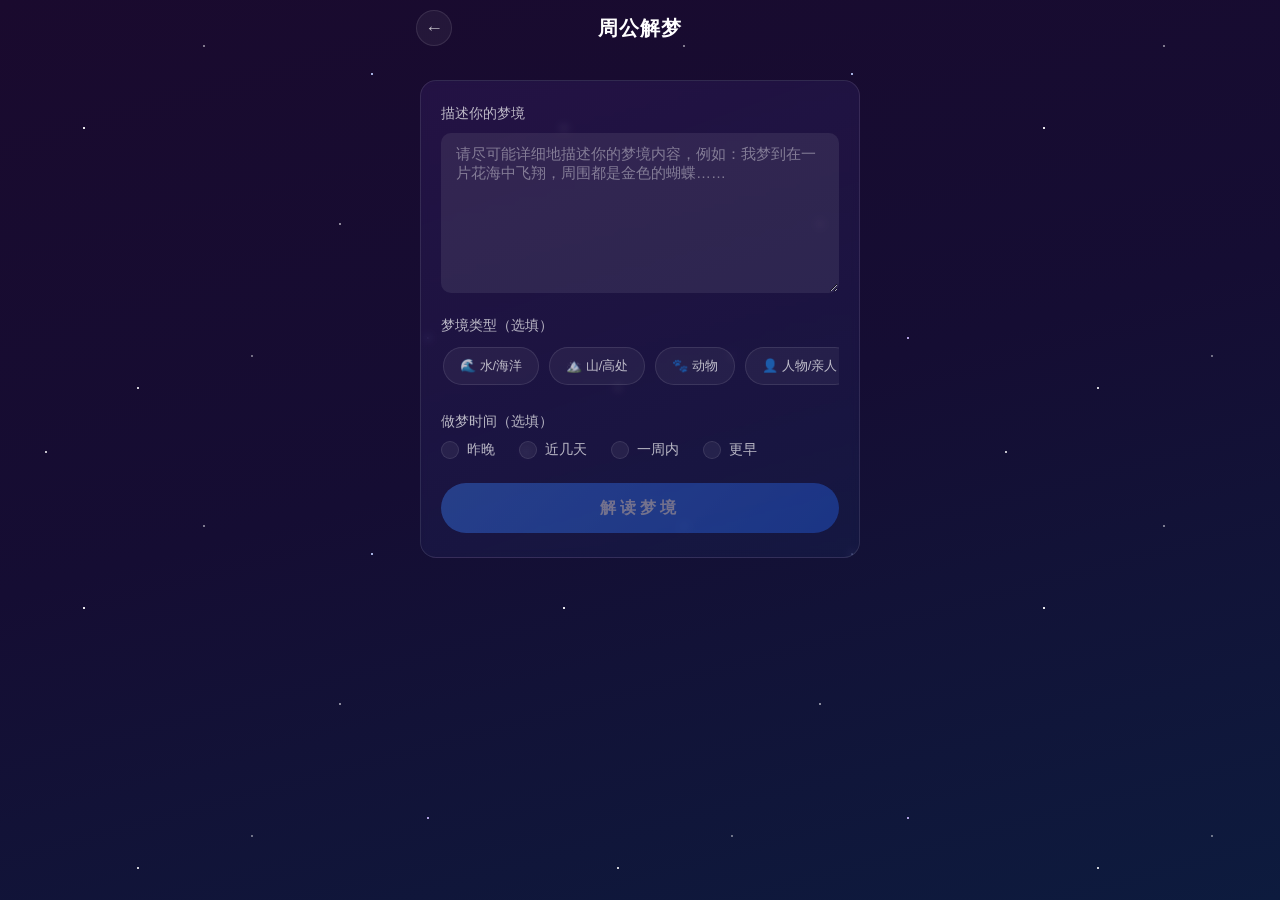
<file: dreamchart/star-dream-assistant/static/dream.html>
<!DOCTYPE html>
<html lang="zh-CN">
<head>
  <meta charset="UTF-8">
  <meta name="viewport" content="width=device-width, initial-scale=1.0, viewport-fit=cover">
  <meta name="description" content="周公解梦 —— 描述你的梦境，AI 为您解读梦中寓意">
  <title>周公解梦 · 星梦智能助手</title>
  <link rel="stylesheet" href="css/style.css">
</head>
<body data-page="dream">
  <!-- 顶部导航栏 -->
  <header class="page-nav">
    <a class="nav-back" href="index.html" aria-label="返回首页">←</a>
    <h1 class="nav-title">周公解梦</h1>
    <span class="nav-spacer" aria-hidden="true"></span>
  </header>

  <main class="page-main">
    <!-- 输入区域 -->
    <section class="panel-card">
      <form id="dream-form" novalidate>
        <!-- 梦境描述 -->
        <div class="form-field">
          <label class="field-label" for="dream-content">描述你的梦境</label>
          <textarea class="field-input field-textarea-lg" id="dream-content" name="dream_content"
                    rows="6" maxlength="1000"
                    placeholder="请尽可能详细地描述你的梦境内容，例如：我梦到在一片花海中飞翔，周围都是金色的蝴蝶……"></textarea>
          <p class="field-error" id="dream-error" role="alert"></p>
        </div>

        <!-- 梦境类型（多选，标签由 js/app.js 生成） -->
        <div class="form-field">
          <span class="field-label">梦境类型（选填）</span>
          <div class="chip-scroll" id="dream-tags" role="group" aria-label="梦境类型"></div>
        </div>

        <!-- 做梦时间（单选） -->
        <div class="form-field">
          <span class="field-label">做梦时间（选填）</span>
          <div class="radio-group" role="radiogroup" aria-label="做梦时间">
            <label class="radio-item">
              <input type="radio" name="dream_time" value="昨晚">
              <span class="radio-dot" aria-hidden="true"></span>
              <span class="radio-text">昨晚</span>
            </label>
            <label class="radio-item">
              <input type="radio" name="dream_time" value="近几天">
              <span class="radio-dot" aria-hidden="true"></span>
              <span class="radio-text">近几天</span>
            </label>
            <label class="radio-item">
              <input type="radio" name="dream_time" value="一周内">
              <span class="radio-dot" aria-hidden="true"></span>
              <span class="radio-text">一周内</span>
            </label>
            <label class="radio-item">
              <input type="radio" name="dream_time" value="更早">
              <span class="radio-dot" aria-hidden="true"></span>
              <span class="radio-text">更早</span>
            </label>
          </div>
        </div>

        <button type="submit" class="submit-btn submit-btn-blue" id="submit-btn" disabled>解读梦境</button>
      </form>
    </section>

    <!-- 结果展示区域（初始隐藏，提交后显示） -->
    <section class="panel-card result-card hidden" id="result-card" aria-live="polite">
      <h2 class="result-title">梦境解析</h2>

      <p class="dream-brief hidden" id="dream-brief"></p>

      <div class="keyword-tags hidden" id="keyword-tags"></div>

      <div class="result-content" id="result-content"></div>

      <div class="loading-dots loading-blue hidden" id="loading" aria-label="正在解读">
        <span></span><span></span><span></span>
      </div>

      <div class="result-error hidden" id="result-error">
        <p class="error-text" id="error-text"></p>
        <button type="button" class="retry-btn retry-btn-blue" id="retry-btn">重试</button>
      </div>
    </section>
  </main>

  <script src="js/app.js" defer></script>
</body>
</html>
</file>
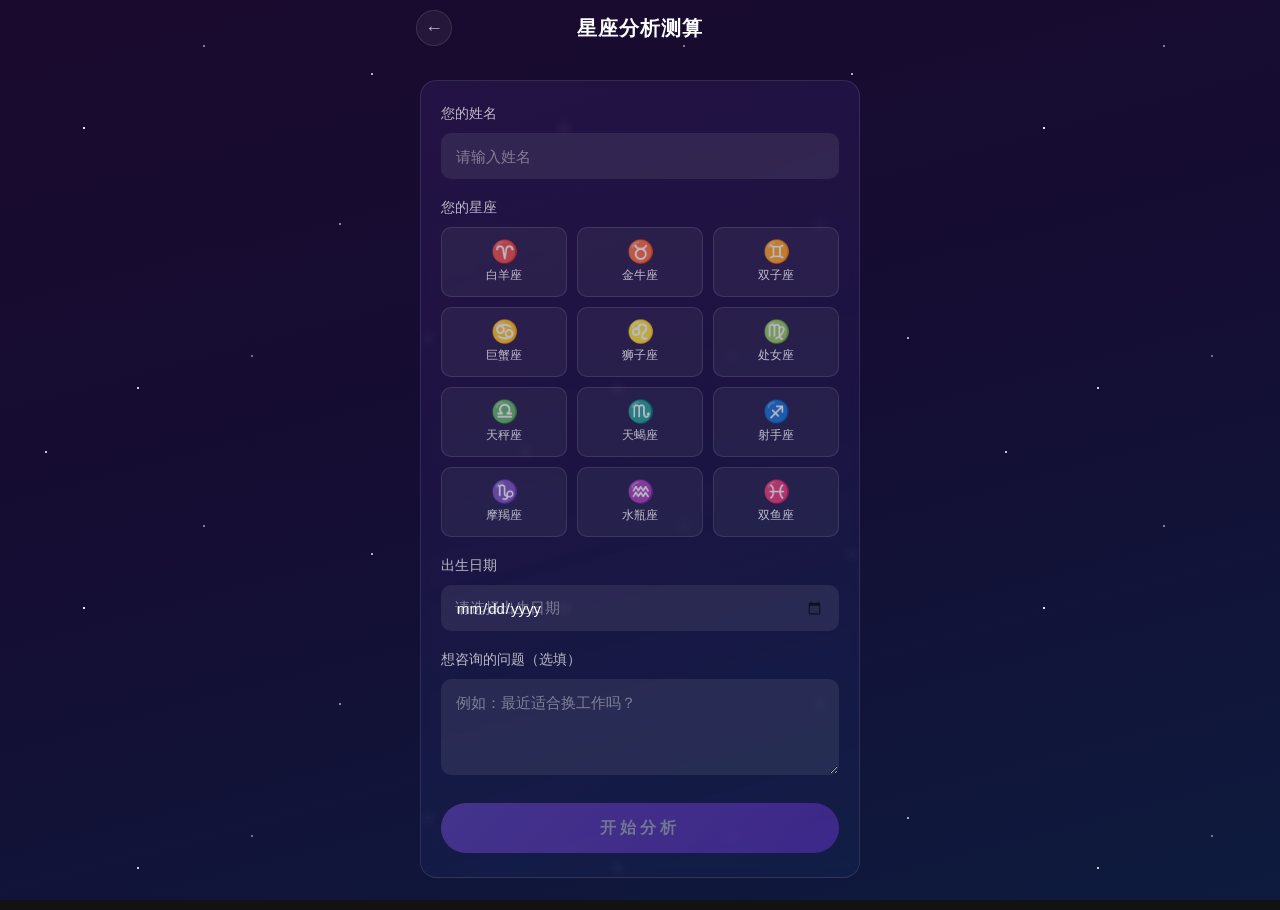
<file: dreamchart/star-dream-assistant/static/horoscope.html>
<!DOCTYPE html>
<html lang="zh-CN">
<head>
  <meta charset="UTF-8">
  <meta name="viewport" content="width=device-width, initial-scale=1.0, viewport-fit=cover">
  <meta name="description" content="星座分析测算 —— 输入星座信息，AI 为您深度解析性格与运势">
  <title>星座分析测算 · 星梦智能助手</title>
  <link rel="stylesheet" href="css/style.css">
</head>
<body data-page="horoscope">
  <!-- 顶部导航栏 -->
  <header class="page-nav">
    <a class="nav-back" href="index.html" aria-label="返回首页">←</a>
    <h1 class="nav-title">星座分析测算</h1>
    <span class="nav-spacer" aria-hidden="true"></span>
  </header>

  <main class="page-main">
    <!-- 输入表单区域 -->
    <section class="panel-card">
      <form id="horoscope-form" novalidate>
        <!-- 姓名 -->
        <div class="form-field">
          <label class="field-label" for="name">您的姓名</label>
          <input type="text" class="field-input" id="name" name="name"
                 placeholder="请输入姓名" maxlength="20" autocomplete="name">
          <p class="field-error" id="name-error" role="alert"></p>
        </div>

        <!-- 星座选择（12 星座由 js/app.js 生成） -->
        <div class="form-field">
          <span class="field-label" id="zodiac-label">您的星座</span>
          <div class="zodiac-grid" id="zodiac-grid" aria-labelledby="zodiac-label"></div>
          <p class="field-error" id="zodiac-error" role="alert"></p>
        </div>

        <!-- 出生日期 -->
        <div class="form-field">
          <label class="field-label" for="birthday">出生日期</label>
          <div class="date-field">
            <input type="date" class="field-input" id="birthday" name="birthday">
            <span class="date-placeholder" id="date-placeholder">请选择出生日期</span>
          </div>
          <p class="field-error" id="birthday-error" role="alert"></p>
        </div>

        <!-- 想咨询的问题（选填） -->
        <div class="form-field">
          <label class="field-label" for="question">想咨询的问题（选填）</label>
          <textarea class="field-input field-textarea" id="question" name="question"
                    rows="3" placeholder="例如：最近适合换工作吗？" maxlength="200"></textarea>
        </div>

        <button type="submit" class="submit-btn" id="submit-btn" disabled>开始分析</button>
      </form>
    </section>

    <!-- 结果展示区域（初始隐藏，提交后显示） -->
    <section class="panel-card result-card hidden" id="result-card" aria-live="polite">
      <h2 class="result-title">AI 分析结果</h2>

      <div class="result-summary" id="result-summary"></div>

      <div class="result-content" id="result-content"></div>

      <div class="loading-dots hidden" id="loading" aria-label="正在分析">
        <span></span><span></span><span></span>
      </div>

      <div class="result-error hidden" id="result-error">
        <p class="error-text" id="error-text"></p>
        <button type="button" class="retry-btn" id="retry-btn">重试</button>
      </div>
    </section>
  </main>

  <script src="js/app.js" defer></script>
</body>
</html>
</file>
<file: static/style.css>
:root {
  --primary: #6366f1;
  --primary-2: #8b5cf6;
  --accent-grad: linear-gradient(135deg, #6366f1 0%, #8b5cf6 100%);
  --text: #1e2233;
  --text-soft: #8a90a3;
  --line: #edeff6;
  --bubble-ai: #ffffff;
  --shadow-sm: 0 2px 8px rgba(30, 34, 51, 0.06);
  --shadow-lg: 0 24px 60px rgba(99, 102, 241, 0.22);
}

* { box-sizing: border-box; margin: 0; padding: 0; }

html, body { height: 100%; }

body {
  font-family: -apple-system, BlinkMacSystemFont, "Segoe UI", "PingFang SC",
    "Microsoft YaHei", "Hiragino Sans GB", sans-serif;
  color: var(--text);
  background: linear-gradient(135deg, #e7ebff 0%, #f1e9ff 50%, #ffe9f3 100%);
  display: flex;
  align-items: center;
  justify-content: center;
  padding: 24px;
  overflow: hidden;
  position: relative;
}

/* 背景装饰 */
.bg-decor { position: fixed; inset: 0; z-index: 0; pointer-events: none; filter: blur(80px); opacity: .55; }
.blob { position: absolute; border-radius: 50%; }
.blob-1 { width: 420px; height: 420px; background: #a5b4fc; top: -120px; left: -80px; }
.blob-2 { width: 360px; height: 360px; background: #f0abfc; bottom: -100px; right: -60px; }
.blob-3 { width: 300px; height: 300px; background: #c4b5fd; top: 40%; left: 55%; }

/* 主卡片 */
.chat {
  position: relative;
  z-index: 1;
  width: min(780px, 100%);
  height: min(86vh, 860px);
  min-height: 480px;
  background: rgba(255, 255, 255, 0.82);
  backdrop-filter: blur(24px);
  -webkit-backdrop-filter: blur(24px);
  border: 1px solid rgba(255, 255, 255, 0.7);
  border-radius: 26px;
  box-shadow: var(--shadow-lg);
  display: flex;
  flex-direction: column;
  overflow: hidden;
}

/* 头部 */
.chat-header {
  display: flex;
  align-items: center;
  gap: 14px;
  padding: 16px 20px;
  background: var(--accent-grad);
  color: #fff;
}
.bot-avatar {
  width: 44px; height: 44px; border-radius: 14px;
  display: grid; place-items: center;
  font-weight: 700; font-size: 18px; letter-spacing: .5px;
  background: rgba(255, 255, 255, 0.22);
  box-shadow: inset 0 0 0 1px rgba(255, 255, 255, .35);
}
.bot-meta { flex: 1; }
.bot-name { font-size: 17px; font-weight: 700; }
.bot-status { font-size: 12.5px; opacity: .9; display: flex; align-items: center; gap: 6px; margin-top: 2px; }
.status-dot { width: 8px; height: 8px; border-radius: 50%; background: #4ade80; box-shadow: 0 0 0 3px rgba(74, 222, 128, .25); }
.clear-btn {
  width: 38px; height: 38px; border-radius: 12px; border: none;
  background: rgba(255, 255, 255, .18); color: #fff; cursor: pointer;
  display: grid; place-items: center; transition: .2s;
}
.clear-btn:hover { background: rgba(255, 255, 255, .32); }

/* 消息区 */
.chat-body {
  flex: 1;
  overflow-y: auto;
  padding: 24px 20px;
  display: flex;
  flex-direction: column;
  gap: 18px;
  background: rgba(250, 250, 254, 0.4);
}
.chat-body::-webkit-scrollbar { width: 8px; }
.chat-body::-webkit-scrollbar-thumb { background: #d5d8ea; border-radius: 8px; }
.chat-body::-webkit-scrollbar-thumb:hover { background: #c2c6e2; }

.msg { display: flex; align-items: flex-end; gap: 10px; max-width: 82%; animation: rise .28s ease; }
.msg.ai { align-self: flex-start; }
.msg.user { align-self: flex-end; flex-direction: row-reverse; }

.avatar {
  width: 34px; height: 34px; border-radius: 11px; flex: none;
  display: grid; place-items: center;
  font-size: 13px; font-weight: 700; color: #fff;
  background: var(--accent-grad);
  box-shadow: 0 4px 10px rgba(99, 102, 241, .35);
}

.bubble {
  padding: 12px 16px;
  font-size: 15px;
  line-height: 1.65;
  word-break: break-word;
  white-space: pre-wrap;
}
.msg.ai .bubble {
  background: var(--bubble-ai);
  border: 1px solid var(--line);
  border-radius: 6px 18px 18px 18px;
  box-shadow: var(--shadow-sm);
  color: var(--text);
}
.msg.user .bubble {
  background: var(--bubble-user);
  color: #fff;
  border-radius: 18px 6px 18px 18px;
  box-shadow: 0 8px 20px rgba(99, 102, 241, .35);
}
:root { --bubble-user: linear-gradient(135deg, #6366f1, #8b5cf6); }

.time { font-size: 11px; color: var(--text-soft); margin-bottom: 2px; flex: none; }

/* 气泡内 Markdown 元素 */
.bubble h2, .bubble h3, .bubble h4 { margin: 10px 0 6px; line-height: 1.4; }
.bubble h2 { font-size: 17px; }
.bubble h3 { font-size: 16px; }
.bubble h4 { font-size: 15px; }
.bubble p { margin: 6px 0; }
.bubble ul, .bubble ol { margin: 6px 0 6px 20px; }
.bubble li { margin: 3px 0; }
.bubble code {
  font-family: "SFMono-Regular", Consolas, "Liberation Mono", Menlo, monospace;
  background: #eef0f8; color: #d946ef;
  padding: 2px 6px; border-radius: 6px; font-size: 13px;
}
.bubble pre {
  background: #1e1e2e; color: #e5e7f0;
  padding: 14px 16px; border-radius: 12px;
  overflow-x: auto; margin: 10px 0;
}
.bubble pre code { background: none; color: inherit; padding: 0; font-size: 13px; }
.bubble strong { font-weight: 700; }

/* 输入区 */
.chat-footer {
  padding: 14px 18px 12px;
  border-top: 1px solid var(--line);
  background: rgba(255, 255, 255, .85);
}
.input-box {
  display: flex; align-items: flex-end; gap: 10px;
  background: #fff;
  border: 1.5px solid #e6e8f2;
  border-radius: 18px;
  padding: 8px 8px 8px 16px;
  transition: border-color .2s, box-shadow .2s;
}
.input-box:focus-within {
  border-color: var(--primary);
  box-shadow: 0 0 0 4px rgba(99, 102, 241, .12);
}
#input {
  flex: 1; border: none; outline: none; resize: none;
  font-size: 15px; line-height: 1.5; color: var(--text);
  max-height: 160px; background: transparent; font-family: inherit;
}
#input::placeholder { color: #b3b8cc; }
.send-btn {
  width: 42px; height: 42px; flex: none;
  border: none; border-radius: 13px; cursor: pointer;
  background: var(--accent-grad); color: #fff;
  display: grid; place-items: center;
  transition: transform .15s, box-shadow .2s, opacity .2s;
  box-shadow: 0 6px 16px rgba(99, 102, 241, .4);
}
.send-btn:hover { transform: translateY(-1px); box-shadow: 0 10px 20px rgba(99, 102, 241, .5); }
.send-btn:active { transform: translateY(0) scale(.96); }
.send-btn:disabled { opacity: .5; cursor: not-allowed; transform: none; }
.footnote { text-align: center; font-size: 11px; color: #b3b8cc; margin-top: 8px; }

/* 打字指示器 */
.typing .bubble { display: flex; align-items: center; gap: 5px; padding: 14px 16px; }
.typing .dot {
  width: 7px; height: 7px; border-radius: 50%;
  background: #b6b9d4; animation: blink 1.4s infinite both;
}
.typing .dot:nth-child(2) { animation-delay: .2s; }
.typing .dot:nth-child(3) { animation-delay: .4s; }

@keyframes blink {
  0%, 80%, 100% { opacity: .25; transform: translateY(0); }
  40% { opacity: 1; transform: translateY(-3px); }
}
@keyframes rise {
  from { opacity: 0; transform: translateY(10px); }
  to { opacity: 1; transform: translateY(0); }
}

/* 响应式 */
@media (max-width: 560px) {
  body { padding: 0; }
  .chat { height: 100dvh; width: 100%; border-radius: 0; min-height: 0; }
  .msg { max-width: 92%; }
  .chat-body { padding: 18px 14px; }
}
</file>
<file: star-dream-assistant/static/css/style.css>
/* ============================================
   星梦智能助手 · 全局样式
   主题：深紫 / 靛蓝神秘星空风格
   ============================================ */

:root {
  --bg-primary: #1a0a2e;
  --bg-secondary: #0d1b3e;
  --text-primary: #ffffff;
  --text-secondary: rgba(255, 255, 255, 0.7);
  --text-tertiary: rgba(255, 255, 255, 0.4);
  --accent-purple: #8b5cf6;
  --accent-blue: #3b82f6;
  --card-bg-purple: rgba(139, 92, 246, 0.15);
  --card-bg-blue: rgba(59, 130, 246, 0.15);
  --card-border: rgba(255, 255, 255, 0.1);
  --card-bg-input: rgba(255, 255, 255, 0.08);
  --error-color: #f87171;
  --border-radius: 16px;
  --font-family: "PingFang SC", "Microsoft YaHei", sans-serif;
  color-scheme: dark; /* 深色主题：让 date 等原生控件的图标/弹层适配 */
}

* {
  margin: 0;
  padding: 0;
  box-sizing: border-box;
}

html {
  -webkit-text-size-adjust: 100%;
}

body {
  font-family: var(--font-family);
  color: var(--text-primary);
  /* 深紫 → 深靛蓝渐变星空底色 */
  background: linear-gradient(165deg, var(--bg-primary) 0%, #150d33 48%, var(--bg-secondary) 100%);
  background-attachment: fixed;
  min-height: 100vh;
  min-height: 100dvh; /* 移动端地址栏收起时仍铺满 */
  display: flex;
  flex-direction: column;
  align-items: center;
  overflow-x: hidden;
  position: relative;
}

/* ---------- 星星点缀 ---------- */
/* 第一层：静态细碎星尘（平铺小星点） */
body::before {
  content: "";
  position: fixed;
  inset: 0;
  z-index: 0;
  pointer-events: none;
  background-image:
    radial-gradient(1px 1px at 22px 34px, rgba(255, 255, 255, 0.55) 50%, transparent 51%),
    radial-gradient(1px 1px at 118px 92px, rgba(255, 255, 255, 0.35) 50%, transparent 51%),
    radial-gradient(1.5px 1.5px at 204px 46px, rgba(255, 255, 255, 0.45) 50%, transparent 51%),
    radial-gradient(1px 1px at 288px 140px, rgba(255, 255, 255, 0.3) 50%, transparent 51%),
    radial-gradient(1px 1px at 66px 188px, rgba(255, 255, 255, 0.4) 50%, transparent 51%),
    radial-gradient(1.5px 1.5px at 340px 224px, rgba(255, 255, 255, 0.5) 50%, transparent 51%),
    radial-gradient(1px 1px at 158px 262px, rgba(255, 255, 255, 0.35) 50%, transparent 51%),
    radial-gradient(1px 1px at 402px 118px, rgba(255, 255, 255, 0.3) 50%, transparent 51%),
    radial-gradient(1px 1px at 34px 318px, rgba(255, 255, 255, 0.45) 50%, transparent 51%),
    radial-gradient(1.5px 1.5px at 252px 356px, rgba(255, 255, 255, 0.4) 50%, transparent 51%),
    radial-gradient(1px 1px at 446px 288px, rgba(255, 255, 255, 0.3) 50%, transparent 51%),
    radial-gradient(1px 1px at 196px 428px, rgba(255, 255, 255, 0.35) 50%, transparent 51%);
  background-size: 480px 480px;
}

/* 第二层：缓慢闪烁的亮星 */
body::after {
  content: "";
  position: fixed;
  inset: 0;
  z-index: 0;
  pointer-events: none;
  background-image:
    radial-gradient(2px 2px at 84px 128px, rgba(255, 255, 255, 0.9) 50%, transparent 51%),
    radial-gradient(2px 2px at 372px 74px, rgba(190, 205, 255, 0.85) 50%, transparent 51%),
    radial-gradient(2.5px 2.5px at 138px 388px, rgba(255, 255, 255, 0.8) 50%, transparent 51%),
    radial-gradient(2px 2px at 428px 338px, rgba(205, 185, 255, 0.85) 50%, transparent 51%),
    radial-gradient(2px 2px at 46px 452px, rgba(255, 255, 255, 0.75) 50%, transparent 51%);
  background-size: 480px 480px;
  animation: twinkle 4.5s ease-in-out infinite;
}

.app-header,
.main-area,
.app-footer {
  position: relative;
  z-index: 1;
  width: 100%;
}

/* ---------- 顶部导航栏 ---------- */
.app-header {
  text-align: center;
  padding: 56px 24px 0;
}

.header-badge {
  width: 44px;
  height: 44px;
  margin: 0 auto 14px;
  display: flex;
  align-items: center;
  justify-content: center;
  font-size: 18px;
  color: var(--text-secondary);
  border: 1px solid var(--card-border);
  border-radius: 50%;
  background: rgba(255, 255, 255, 0.04);
  box-shadow: 0 0 18px rgba(139, 92, 246, 0.25);
  animation: fadeIn 0.6s ease-out backwards;
}

.app-title {
  font-size: 26px;
  font-weight: 700;
  letter-spacing: 3px;
  text-shadow: 0 0 22px rgba(139, 92, 246, 0.55), 0 2px 12px rgba(0, 0, 0, 0.4);
  animation: fadeIn 0.6s ease-out 0.05s backwards;
}

.app-subtitle {
  margin-top: 10px;
  font-size: 13px;
  letter-spacing: 1px;
  color: var(--text-secondary);
  animation: fadeIn 0.6s ease-out 0.1s backwards;
}

/* ---------- 主体区域 ---------- */
.main-area {
  max-width: 480px; /* 移动端优先的主要设计宽度 */
  flex: 1;
  display: flex;
  flex-direction: column;
  justify-content: center;
  gap: 22px;
  padding: 40px 20px 32px;
}

.feature-card {
  display: flex;
  align-items: center;
  gap: 16px;
  min-height: 128px;
  padding: 22px 20px;
  border: 1px solid var(--card-border);
  border-radius: var(--border-radius);
  text-decoration: none;
  color: var(--text-primary);
  backdrop-filter: blur(4px);
  -webkit-backdrop-filter: blur(4px);
  transition: transform 0.25s ease, box-shadow 0.25s ease, border-color 0.25s ease;
  animation: fadeIn 0.6s ease-out backwards;
}

.feature-card:nth-child(1) { animation-delay: 0.15s; }
.feature-card:nth-child(2) { animation-delay: 0.3s; }

/* 卡片 1：半透明紫色渐变 */
.card-purple {
  background: linear-gradient(135deg, var(--card-bg-purple) 0%, rgba(139, 92, 246, 0.05) 100%);
}

/* 卡片 2：半透明靛蓝渐变 */
.card-blue {
  background: linear-gradient(135deg, var(--card-bg-blue) 0%, rgba(59, 130, 246, 0.05) 100%);
}

/* 图标容器 */
.card-icon {
  flex-shrink: 0;
  width: 62px;
  height: 62px;
  display: flex;
  align-items: center;
  justify-content: center;
  font-size: 30px;
  border-radius: 18px;
}

.card-purple .card-icon {
  background: rgba(139, 92, 246, 0.2);
  box-shadow: inset 0 0 14px rgba(139, 92, 246, 0.35), 0 0 14px rgba(139, 92, 246, 0.15);
}

.card-blue .card-icon {
  background: rgba(59, 130, 246, 0.2);
  box-shadow: inset 0 0 14px rgba(59, 130, 246, 0.35), 0 0 14px rgba(59, 130, 246, 0.15);
}

/* 文字区 */
.card-text {
  flex: 1;
  min-width: 0;
}

.card-title {
  font-size: 20px;
  font-weight: 700;
  letter-spacing: 1px;
}

.card-desc {
  margin-top: 7px;
  font-size: 13px;
  line-height: 1.6;
  color: var(--text-secondary);
}

/* 右侧箭头 */
.card-arrow {
  flex-shrink: 0;
  font-size: 24px;
  color: var(--text-tertiary);
  transition: transform 0.25s ease, color 0.25s ease;
}

/* ---------- 交互效果 ---------- */
@media (hover: hover) {
  .feature-card:hover {
    transform: scale(1.03);
  }

  .card-purple:hover {
    box-shadow: 0 0 28px rgba(139, 92, 246, 0.45);
    border-color: rgba(139, 92, 246, 0.5);
  }

  .card-blue:hover {
    box-shadow: 0 0 28px rgba(59, 130, 246, 0.45);
    border-color: rgba(59, 130, 246, 0.5);
  }

  .feature-card:hover .card-arrow {
    color: var(--text-secondary);
    transform: translateX(3px);
  }
}

/* 按压缩放 */
.feature-card:active {
  transform: scale(0.97);
}

/* ---------- 底部 ---------- */
.app-footer {
  text-align: center;
  padding: 0 20px calc(18px + env(safe-area-inset-bottom));
}

.app-footer p {
  font-size: 11px;
  letter-spacing: 1px;
  color: var(--text-tertiary);
}

/* ============================================
   子页面通用样式（horoscope / dream）
   ============================================ */

/* ---------- 顶部导航栏 ---------- */
.page-nav {
  position: relative;
  z-index: 1;
  width: 100%;
  max-width: 480px;
  height: 56px;
  padding: 0 16px;
  display: flex;
  align-items: center;
  justify-content: space-between;
}

.nav-back {
  width: 36px;
  height: 36px;
  display: flex;
  align-items: center;
  justify-content: center;
  font-size: 18px;
  color: var(--text-secondary);
  text-decoration: none;
  background: rgba(255, 255, 255, 0.05);
  border: 1px solid var(--card-border);
  border-radius: 50%;
  transition: color 0.2s ease, box-shadow 0.2s ease;
}

.nav-back:hover {
  color: var(--text-primary);
  box-shadow: 0 0 12px rgba(139, 92, 246, 0.35);
}

.nav-title {
  position: absolute;
  left: 50%;
  transform: translateX(-50%);
  font-size: 20px;
  font-weight: 700;
  letter-spacing: 1px;
  white-space: nowrap;
}

.nav-spacer { width: 36px; }

/* ---------- 页面主体 ---------- */
.page-main {
  position: relative;
  z-index: 1;
  width: 100%;
  max-width: 480px;
  display: flex;
  flex-direction: column;
  gap: 20px;
  padding: 24px 20px calc(32px + env(safe-area-inset-bottom));
  animation: fadeIn 0.6s ease-out backwards;
}

/* ---------- 半透明卡片容器 ---------- */
.panel-card {
  padding: 24px 20px;
  background: linear-gradient(160deg, rgba(139, 92, 246, 0.1) 0%, rgba(59, 130, 246, 0.06) 100%);
  border: 1px solid var(--card-border);
  border-radius: var(--border-radius);
  backdrop-filter: blur(4px);
  -webkit-backdrop-filter: blur(4px);
}

/* ---------- 表单字段 ---------- */
.form-field + .form-field {
  margin-top: 20px;
}

.field-label {
  display: block;
  margin-bottom: 10px;
  font-size: 14px;
  color: var(--text-secondary);
}

.field-input {
  width: 100%;
  min-height: 46px;
  padding: 11px 14px;
  font-family: inherit;
  font-size: 15px;
  color: var(--text-primary);
  background: var(--card-bg-input);
  border: 1px solid transparent;
  border-radius: 10px;
  outline: none;
  transition: border-color 0.2s ease, box-shadow 0.2s ease;
}

.field-input::placeholder {
  color: var(--text-tertiary);
}

.field-input:focus {
  border-color: var(--accent-purple);
  box-shadow: 0 0 0 3px rgba(139, 92, 246, 0.18);
}

.field-textarea {
  min-height: 96px;
  resize: vertical;
  line-height: 1.6;
}

/* 日期输入：原生日历图标反色以适配深色背景 */
.date-field {
  position: relative;
}

.date-field .field-input {
  -webkit-appearance: none;
  appearance: none;
}

.date-field .field-input::-webkit-calendar-picker-indicator {
  filter: invert(1);
  opacity: 0.6;
  cursor: pointer;
}

.date-placeholder {
  position: absolute;
  top: 50%;
  left: 14px;
  transform: translateY(-50%);
  font-size: 15px;
  color: var(--text-tertiary);
  pointer-events: none;
}

/* ---------- 星座选择网格（3 列 × 4 行） ---------- */
.zodiac-grid {
  display: grid;
  grid-template-columns: repeat(3, 1fr);
  gap: 10px;
}

.zodiac-item {
  display: flex;
  flex-direction: column;
  align-items: center;
  justify-content: center;
  gap: 4px;
  min-height: 70px;
  font-family: inherit;
  font-size: 12px;
  color: var(--text-secondary);
  background: rgba(255, 255, 255, 0.05);
  border: 1px solid var(--card-border);
  border-radius: 10px;
  cursor: pointer;
  transition: border-color 0.2s ease, background 0.2s ease, color 0.2s ease, box-shadow 0.2s ease;
}

.zodiac-icon {
  font-size: 22px;
  line-height: 1;
}

.zodiac-item:hover {
  border-color: rgba(139, 92, 246, 0.45);
  color: var(--text-primary);
}

.zodiac-item.selected {
  border-color: var(--accent-purple);
  background: rgba(139, 92, 246, 0.18);
  color: var(--text-primary);
  box-shadow: 0 0 12px rgba(139, 92, 246, 0.3);
}

/* ---------- 字段错误提示 ---------- */
.field-error {
  display: none;
  margin-top: 8px;
  font-size: 12px;
  color: var(--error-color);
}

.field-error.visible {
  display: block;
}

/* ---------- 提交按钮 ---------- */
.submit-btn {
  width: 100%;
  height: 50px;
  margin-top: 24px;
  font-family: inherit;
  font-size: 16px;
  font-weight: 700;
  letter-spacing: 4px;
  color: #ffffff;
  background: linear-gradient(135deg, #8b5cf6 0%, #7c3aed 100%);
  border: none;
  border-radius: 25px;
  cursor: pointer;
  transition: box-shadow 0.25s ease, filter 0.25s ease, transform 0.15s ease, opacity 0.25s ease;
}

.submit-btn:hover:not(:disabled) {
  filter: brightness(1.12);
  box-shadow: 0 0 24px rgba(139, 92, 246, 0.5);
}

.submit-btn:active:not(:disabled) {
  transform: scale(0.98);
}

.submit-btn:disabled {
  opacity: 0.4;
  cursor: not-allowed;
}

/* ---------- 结果展示区域 ---------- */
.result-card {
  animation: fadeIn 0.6s ease-out backwards;
}

.result-title {
  display: flex;
  align-items: center;
  gap: 10px;
  font-size: 18px;
  font-weight: 700;
  letter-spacing: 1px;
}

.result-title::before {
  content: "";
  width: 4px;
  height: 18px;
  border-radius: 2px;
  background: linear-gradient(180deg, var(--accent-purple), var(--accent-blue));
  box-shadow: 0 0 8px rgba(139, 92, 246, 0.6);
}

.result-summary {
  display: flex;
  flex-wrap: wrap;
  gap: 8px;
  margin: 16px 0 4px;
}

.summary-chip {
  padding: 5px 12px;
  font-size: 12px;
  color: var(--text-secondary);
  background: rgba(255, 255, 255, 0.06);
  border: 1px solid var(--card-border);
  border-radius: 999px;
}

.result-content {
  margin-top: 12px;
}

.result-content p {
  margin-bottom: 12px;
  font-size: 14px;
  line-height: 1.9;
  color: var(--text-secondary);
}

.result-content p:last-child {
  margin-bottom: 0;
}

/* loading：三个跳动的紫色圆点 */
.loading-dots {
  display: flex;
  justify-content: center;
  gap: 9px;
  padding: 26px 0 10px;
}

.loading-dots span {
  width: 10px;
  height: 10px;
  border-radius: 50%;
  background: var(--accent-purple);
  box-shadow: 0 0 8px rgba(139, 92, 246, 0.7);
  animation: dotBounce 1.2s ease-in-out infinite;
}

.loading-dots span:nth-child(2) { animation-delay: 0.15s; }
.loading-dots span:nth-child(3) { animation-delay: 0.3s; }

/* 错误提示 + 重试按钮 */
.result-error {
  margin-top: 16px;
  padding: 16px;
  text-align: center;
  background: rgba(248, 113, 113, 0.08);
  border: 1px solid rgba(248, 113, 113, 0.3);
  border-radius: 12px;
}

.error-text {
  font-size: 13px;
  line-height: 1.6;
  color: var(--error-color);
}

.retry-btn {
  margin-top: 12px;
  padding: 8px 28px;
  font-family: inherit;
  font-size: 14px;
  font-weight: 600;
  color: var(--text-primary);
  background: rgba(139, 92, 246, 0.25);
  border: 1px solid rgba(139, 92, 246, 0.5);
  border-radius: 999px;
  cursor: pointer;
  transition: background 0.2s ease, box-shadow 0.2s ease;
}

.retry-btn:hover {
  background: rgba(139, 92, 246, 0.4);
  box-shadow: 0 0 16px rgba(139, 92, 246, 0.4);
}

/* 通用隐藏工具类 */
.hidden {
  display: none !important;
}

/* ============================================
   周公解梦页专属样式
   ============================================ */

/* 大高度梦境描述输入框（150-180px） */
.field-textarea-lg {
  min-height: 160px;
}

/* ---------- 横向滚动标签组 ---------- */
.chip-scroll {
  display: flex;
  gap: 10px;
  overflow-x: auto;
  padding: 2px 2px 8px;
  -webkit-overflow-scrolling: touch;
  scrollbar-width: none; /* Firefox 隐藏滚动条 */
}

.chip-scroll::-webkit-scrollbar {
  display: none;
}

.dream-tag {
  flex-shrink: 0;
  padding: 9px 16px;
  font-family: inherit;
  font-size: 13px;
  white-space: nowrap;
  color: var(--text-secondary);
  background: rgba(255, 255, 255, 0.05);
  border: 1px solid var(--card-border);
  border-radius: 999px;
  cursor: pointer;
  transition: background 0.2s ease, color 0.2s ease, border-color 0.2s ease, box-shadow 0.2s ease;
}

.dream-tag:hover {
  color: var(--text-primary);
  border-color: rgba(139, 92, 246, 0.5);
}

/* 选中：紫色背景 + 白色文字 */
.dream-tag.selected {
  background: var(--accent-purple);
  color: #ffffff;
  border-color: var(--accent-purple);
  box-shadow: 0 0 12px rgba(139, 92, 246, 0.4);
}

/* ---------- 做梦时间单选组 ---------- */
.radio-group {
  display: flex;
  flex-wrap: wrap;
  gap: 12px 24px;
}

.radio-item {
  position: relative;
  display: inline-flex;
  align-items: center;
  gap: 8px;
  font-size: 14px;
  color: var(--text-secondary);
  cursor: pointer;
}

/* 隐藏原生 radio，用 .radio-dot 自定义外观 */
.radio-item input {
  position: absolute;
  width: 1px;
  height: 1px;
  opacity: 0;
  pointer-events: none;
}

.radio-dot {
  position: relative;
  flex-shrink: 0;
  width: 18px;
  height: 18px;
  background: rgba(255, 255, 255, 0.06);
  border: 1px solid var(--card-border);
  border-radius: 50%;
  transition: border-color 0.2s ease, box-shadow 0.2s ease;
}

.radio-item input:checked + .radio-dot {
  border-color: var(--accent-blue);
  box-shadow: 0 0 8px rgba(59, 130, 246, 0.45);
}

/* 选中：紫色（靛蓝）圆点 */
.radio-item input:checked + .radio-dot::after {
  content: "";
  position: absolute;
  inset: 4px;
  background: var(--accent-blue);
  border-radius: 50%;
}

.radio-item input:checked ~ .radio-text {
  color: var(--text-primary);
}

.radio-item input:focus-visible + .radio-dot {
  outline: 2px solid var(--accent-blue);
  outline-offset: 2px;
}

/* ---------- 靛蓝渐变提交按钮 ---------- */
.submit-btn-blue {
  background: linear-gradient(135deg, #3b82f6 0%, #2563eb 100%);
}

.submit-btn-blue:hover:not(:disabled) {
  box-shadow: 0 0 24px rgba(59, 130, 246, 0.5);
}

/* ---------- 结果区域 ---------- */
/* 梦境摘要：引用块风格 */
.dream-brief {
  margin-top: 16px;
  padding: 12px 14px;
  font-size: 13px;
  line-height: 1.7;
  color: var(--text-secondary);
  background: rgba(255, 255, 255, 0.05);
  border-left: 3px solid var(--accent-blue);
  border-radius: 0 10px 10px 0;
}

.keyword-tags {
  display: flex;
  flex-wrap: wrap;
  gap: 8px;
  margin-top: 14px;
}

/* 关键词彩色标签：紫 / 蓝 / 青三色轮换 */
.keyword-tag {
  padding: 5px 12px;
  font-size: 12px;
  border-radius: 999px;
}

.keyword-tag:nth-child(3n + 1) {
  color: #c4b5fd;
  background: rgba(139, 92, 246, 0.18);
  border: 1px solid rgba(139, 92, 246, 0.45);
}

.keyword-tag:nth-child(3n + 2) {
  color: #93c5fd;
  background: rgba(59, 130, 246, 0.18);
  border: 1px solid rgba(59, 130, 246, 0.45);
}

.keyword-tag:nth-child(3n) {
  color: #7dd3fc;
  background: rgba(14, 165, 233, 0.15);
  border: 1px solid rgba(14, 165, 233, 0.4);
}

/* loading 靛蓝变体 */
.loading-dots.loading-blue span {
  background: var(--accent-blue);
  box-shadow: 0 0 8px rgba(59, 130, 246, 0.7);
}

/* 靛蓝重试按钮变体 */
.retry-btn-blue {
  background: rgba(59, 130, 246, 0.25);
  border-color: rgba(59, 130, 246, 0.5);
}

.retry-btn-blue:hover {
  background: rgba(59, 130, 246, 0.4);
  box-shadow: 0 0 16px rgba(59, 130, 246, 0.4);
}

/* ============================================
   登录 / 注册 · 用户信息条 · 历史记录
   ============================================ */

/* ---------- 首页用户信息条 ---------- */
.user-bar {
  margin-top: 16px;
  display: flex;
  align-items: center;
  justify-content: center;
  gap: 12px;
  animation: fadeIn 0.6s ease-out 0.15s backwards;
}

.user-name {
  font-size: 13px;
  letter-spacing: 1px;
  color: var(--text-secondary);
}

.logout-btn {
  padding: 5px 14px;
  font-family: inherit;
  font-size: 12px;
  color: var(--text-secondary);
  background: rgba(255, 255, 255, 0.06);
  border: 1px solid var(--card-border);
  border-radius: 999px;
  cursor: pointer;
  transition: color 0.2s ease, border-color 0.2s ease, box-shadow 0.2s ease;
}

.logout-btn:hover {
  color: var(--text-primary);
  border-color: rgba(248, 113, 113, 0.5);
  box-shadow: 0 0 12px rgba(248, 113, 113, 0.25);
}

/* ---------- 子页面导航退出按钮 ---------- */
.nav-logout {
  padding: 6px 14px;
  font-family: inherit;
  font-size: 12px;
  color: var(--text-secondary);
  background: rgba(255, 255, 255, 0.05);
  border: 1px solid var(--card-border);
  border-radius: 999px;
  cursor: pointer;
  transition: color 0.2s ease, border-color 0.2s ease, box-shadow 0.2s ease;
}

.nav-logout:hover {
  color: var(--text-primary);
  border-color: rgba(248, 113, 113, 0.5);
  box-shadow: 0 0 12px rgba(248, 113, 113, 0.25);
}

/* ---------- 登录 / 注册卡片 ---------- */
.auth-card {
  padding: 26px 22px;
}

.auth-tabs {
  display: flex;
  gap: 6px;
  padding: 5px;
  margin-bottom: 22px;
  background: rgba(255, 255, 255, 0.05);
  border: 1px solid var(--card-border);
  border-radius: 12px;
}

.auth-tab {
  flex: 1;
  height: 38px;
  font-family: inherit;
  font-size: 14px;
  letter-spacing: 2px;
  color: var(--text-secondary);
  background: transparent;
  border: none;
  border-radius: 9px;
  cursor: pointer;
  transition: background 0.2s ease, color 0.2s ease, box-shadow 0.2s ease;
}

.auth-tab.selected {
  color: #ffffff;
  background: var(--accent-purple);
  box-shadow: 0 0 12px rgba(139, 92, 246, 0.4);
}

.auth-hint {
  margin-top: 16px;
  font-size: 13px;
  line-height: 1.6;
  text-align: center;
  color: var(--error-color);
}

/* ---------- 历史记录列表 ---------- */
.history-list {
  margin-top: 16px;
  display: flex;
  flex-direction: column;
  gap: 10px;
}

.history-item {
  display: flex;
  flex-direction: column;
  gap: 5px;
  padding: 12px 14px;
  font-family: inherit;
  text-align: left;
  color: inherit;
  background: rgba(255, 255, 255, 0.05);
  border: 1px solid var(--card-border);
  border-radius: 12px;
  cursor: pointer;
  transition: border-color 0.2s ease, background 0.2s ease, box-shadow 0.2s ease;
}

.history-item:hover {
  border-color: rgba(139, 92, 246, 0.5);
}

.history-item.selected {
  border-color: var(--accent-purple);
  background: rgba(139, 92, 246, 0.15);
  box-shadow: 0 0 12px rgba(139, 92, 246, 0.25);
}

.history-item-title {
  font-size: 14px;
  color: var(--text-primary);
  overflow: hidden;
  text-overflow: ellipsis;
  white-space: nowrap;
}

.history-item-meta {
  font-size: 12px;
  color: var(--text-tertiary);
  overflow: hidden;
  text-overflow: ellipsis;
  white-space: nowrap;
}

.history-empty {
  margin-top: 16px;
  padding: 14px 0;
  font-size: 13px;
  text-align: center;
  color: var(--text-tertiary);
}

/* ---------- 动画 ---------- */
@keyframes fadeIn {
  from {
    opacity: 0;
    transform: translateY(16px);
  }
  to {
    opacity: 1;
    transform: translateY(0);
  }
}

@keyframes twinkle {
  0%, 100% { opacity: 1; }
  50% { opacity: 0.3; }
}

@keyframes dotBounce {
  0%, 80%, 100% {
    transform: translateY(0);
    opacity: 0.4;
  }
  40% {
    transform: translateY(-10px);
    opacity: 1;
  }
}

/* 桌面端微调：内容居中，卡片稍大 */
@media (min-width: 481px) {
  .app-header {
    padding-top: 72px;
  }

  .main-area {
    gap: 26px;
    padding-top: 56px;
  }
}

/* 无障碍：减弱动态效果 */
@media (prefers-reduced-motion: reduce) {
  *,
  *::before,
  *::after {
    animation: none !important;
    transition: none !important;
  }
}
</file>
<file: dreamchart/star-dream-assistant/static/css/style.css>
/* ============================================
   星梦智能助手 · 全局样式
   主题：深紫 / 靛蓝神秘星空风格
   ============================================ */

:root {
  --bg-primary: #1a0a2e;
  --bg-secondary: #0d1b3e;
  --text-primary: #ffffff;
  --text-secondary: rgba(255, 255, 255, 0.7);
  --text-tertiary: rgba(255, 255, 255, 0.4);
  --accent-purple: #8b5cf6;
  --accent-blue: #3b82f6;
  --card-bg-purple: rgba(139, 92, 246, 0.15);
  --card-bg-blue: rgba(59, 130, 246, 0.15);
  --card-border: rgba(255, 255, 255, 0.1);
  --card-bg-input: rgba(255, 255, 255, 0.08);
  --error-color: #f87171;
  --border-radius: 16px;
  --font-family: "PingFang SC", "Microsoft YaHei", sans-serif;
  color-scheme: dark; /* 深色主题：让 date 等原生控件的图标/弹层适配 */
}

* {
  margin: 0;
  padding: 0;
  box-sizing: border-box;
}

html {
  -webkit-text-size-adjust: 100%;
}

body {
  font-family: var(--font-family);
  color: var(--text-primary);
  /* 深紫 → 深靛蓝渐变星空底色 */
  background: linear-gradient(165deg, var(--bg-primary) 0%, #150d33 48%, var(--bg-secondary) 100%);
  background-attachment: fixed;
  min-height: 100vh;
  min-height: 100dvh; /* 移动端地址栏收起时仍铺满 */
  display: flex;
  flex-direction: column;
  align-items: center;
  overflow-x: hidden;
  position: relative;
}

/* ---------- 星星点缀 ---------- */
/* 第一层：静态细碎星尘（平铺小星点） */
body::before {
  content: "";
  position: fixed;
  inset: 0;
  z-index: 0;
  pointer-events: none;
  background-image:
    radial-gradient(1px 1px at 22px 34px, rgba(255, 255, 255, 0.55) 50%, transparent 51%),
    radial-gradient(1px 1px at 118px 92px, rgba(255, 255, 255, 0.35) 50%, transparent 51%),
    radial-gradient(1.5px 1.5px at 204px 46px, rgba(255, 255, 255, 0.45) 50%, transparent 51%),
    radial-gradient(1px 1px at 288px 140px, rgba(255, 255, 255, 0.3) 50%, transparent 51%),
    radial-gradient(1px 1px at 66px 188px, rgba(255, 255, 255, 0.4) 50%, transparent 51%),
    radial-gradient(1.5px 1.5px at 340px 224px, rgba(255, 255, 255, 0.5) 50%, transparent 51%),
    radial-gradient(1px 1px at 158px 262px, rgba(255, 255, 255, 0.35) 50%, transparent 51%),
    radial-gradient(1px 1px at 402px 118px, rgba(255, 255, 255, 0.3) 50%, transparent 51%),
    radial-gradient(1px 1px at 34px 318px, rgba(255, 255, 255, 0.45) 50%, transparent 51%),
    radial-gradient(1.5px 1.5px at 252px 356px, rgba(255, 255, 255, 0.4) 50%, transparent 51%),
    radial-gradient(1px 1px at 446px 288px, rgba(255, 255, 255, 0.3) 50%, transparent 51%),
    radial-gradient(1px 1px at 196px 428px, rgba(255, 255, 255, 0.35) 50%, transparent 51%);
  background-size: 480px 480px;
}

/* 第二层：缓慢闪烁的亮星 */
body::after {
  content: "";
  position: fixed;
  inset: 0;
  z-index: 0;
  pointer-events: none;
  background-image:
    radial-gradient(2px 2px at 84px 128px, rgba(255, 255, 255, 0.9) 50%, transparent 51%),
    radial-gradient(2px 2px at 372px 74px, rgba(190, 205, 255, 0.85) 50%, transparent 51%),
    radial-gradient(2.5px 2.5px at 138px 388px, rgba(255, 255, 255, 0.8) 50%, transparent 51%),
    radial-gradient(2px 2px at 428px 338px, rgba(205, 185, 255, 0.85) 50%, transparent 51%),
    radial-gradient(2px 2px at 46px 452px, rgba(255, 255, 255, 0.75) 50%, transparent 51%);
  background-size: 480px 480px;
  animation: twinkle 4.5s ease-in-out infinite;
}

.app-header,
.main-area,
.app-footer {
  position: relative;
  z-index: 1;
  width: 100%;
}

/* ---------- 顶部导航栏 ---------- */
.app-header {
  text-align: center;
  padding: 56px 24px 0;
}

.header-badge {
  width: 44px;
  height: 44px;
  margin: 0 auto 14px;
  display: flex;
  align-items: center;
  justify-content: center;
  font-size: 18px;
  color: var(--text-secondary);
  border: 1px solid var(--card-border);
  border-radius: 50%;
  background: rgba(255, 255, 255, 0.04);
  box-shadow: 0 0 18px rgba(139, 92, 246, 0.25);
  animation: fadeIn 0.6s ease-out backwards;
}

.app-title {
  font-size: 26px;
  font-weight: 700;
  letter-spacing: 3px;
  text-shadow: 0 0 22px rgba(139, 92, 246, 0.55), 0 2px 12px rgba(0, 0, 0, 0.4);
  animation: fadeIn 0.6s ease-out 0.05s backwards;
}

.app-subtitle {
  margin-top: 10px;
  font-size: 13px;
  letter-spacing: 1px;
  color: var(--text-secondary);
  animation: fadeIn 0.6s ease-out 0.1s backwards;
}

/* ---------- 主体区域 ---------- */
.main-area {
  max-width: 480px; /* 移动端优先的主要设计宽度 */
  flex: 1;
  display: flex;
  flex-direction: column;
  justify-content: center;
  gap: 22px;
  padding: 40px 20px 32px;
}

.feature-card {
  display: flex;
  align-items: center;
  gap: 16px;
  min-height: 128px;
  padding: 22px 20px;
  border: 1px solid var(--card-border);
  border-radius: var(--border-radius);
  text-decoration: none;
  color: var(--text-primary);
  backdrop-filter: blur(4px);
  -webkit-backdrop-filter: blur(4px);
  transition: transform 0.25s ease, box-shadow 0.25s ease, border-color 0.25s ease;
  animation: fadeIn 0.6s ease-out backwards;
}

.feature-card:nth-child(1) { animation-delay: 0.15s; }
.feature-card:nth-child(2) { animation-delay: 0.3s; }

/* 卡片 1：半透明紫色渐变 */
.card-purple {
  background: linear-gradient(135deg, var(--card-bg-purple) 0%, rgba(139, 92, 246, 0.05) 100%);
}

/* 卡片 2：半透明靛蓝渐变 */
.card-blue {
  background: linear-gradient(135deg, var(--card-bg-blue) 0%, rgba(59, 130, 246, 0.05) 100%);
}

/* 图标容器 */
.card-icon {
  flex-shrink: 0;
  width: 62px;
  height: 62px;
  display: flex;
  align-items: center;
  justify-content: center;
  font-size: 30px;
  border-radius: 18px;
}

.card-purple .card-icon {
  background: rgba(139, 92, 246, 0.2);
  box-shadow: inset 0 0 14px rgba(139, 92, 246, 0.35), 0 0 14px rgba(139, 92, 246, 0.15);
}

.card-blue .card-icon {
  background: rgba(59, 130, 246, 0.2);
  box-shadow: inset 0 0 14px rgba(59, 130, 246, 0.35), 0 0 14px rgba(59, 130, 246, 0.15);
}

/* 文字区 */
.card-text {
  flex: 1;
  min-width: 0;
}

.card-title {
  font-size: 20px;
  font-weight: 700;
  letter-spacing: 1px;
}

.card-desc {
  margin-top: 7px;
  font-size: 13px;
  line-height: 1.6;
  color: var(--text-secondary);
}

/* 右侧箭头 */
.card-arrow {
  flex-shrink: 0;
  font-size: 24px;
  color: var(--text-tertiary);
  transition: transform 0.25s ease, color 0.25s ease;
}

/* ---------- 交互效果 ---------- */
@media (hover: hover) {
  .feature-card:hover {
    transform: scale(1.03);
  }

  .card-purple:hover {
    box-shadow: 0 0 28px rgba(139, 92, 246, 0.45);
    border-color: rgba(139, 92, 246, 0.5);
  }

  .card-blue:hover {
    box-shadow: 0 0 28px rgba(59, 130, 246, 0.45);
    border-color: rgba(59, 130, 246, 0.5);
  }

  .feature-card:hover .card-arrow {
    color: var(--text-secondary);
    transform: translateX(3px);
  }
}

/* 按压缩放 */
.feature-card:active {
  transform: scale(0.97);
}

/* ---------- 底部 ---------- */
.app-footer {
  text-align: center;
  padding: 0 20px calc(18px + env(safe-area-inset-bottom));
}

.app-footer p {
  font-size: 11px;
  letter-spacing: 1px;
  color: var(--text-tertiary);
}

/* ============================================
   子页面通用样式（horoscope / dream）
   ============================================ */

/* ---------- 顶部导航栏 ---------- */
.page-nav {
  position: relative;
  z-index: 1;
  width: 100%;
  max-width: 480px;
  height: 56px;
  padding: 0 16px;
  display: flex;
  align-items: center;
  justify-content: space-between;
}

.nav-back {
  width: 36px;
  height: 36px;
  display: flex;
  align-items: center;
  justify-content: center;
  font-size: 18px;
  color: var(--text-secondary);
  text-decoration: none;
  background: rgba(255, 255, 255, 0.05);
  border: 1px solid var(--card-border);
  border-radius: 50%;
  transition: color 0.2s ease, box-shadow 0.2s ease;
}

.nav-back:hover {
  color: var(--text-primary);
  box-shadow: 0 0 12px rgba(139, 92, 246, 0.35);
}

.nav-title {
  position: absolute;
  left: 50%;
  transform: translateX(-50%);
  font-size: 20px;
  font-weight: 700;
  letter-spacing: 1px;
  white-space: nowrap;
}

.nav-spacer { width: 36px; }

/* ---------- 页面主体 ---------- */
.page-main {
  position: relative;
  z-index: 1;
  width: 100%;
  max-width: 480px;
  display: flex;
  flex-direction: column;
  gap: 20px;
  padding: 24px 20px calc(32px + env(safe-area-inset-bottom));
  animation: fadeIn 0.6s ease-out backwards;
}

/* ---------- 半透明卡片容器 ---------- */
.panel-card {
  padding: 24px 20px;
  background: linear-gradient(160deg, rgba(139, 92, 246, 0.1) 0%, rgba(59, 130, 246, 0.06) 100%);
  border: 1px solid var(--card-border);
  border-radius: var(--border-radius);
  backdrop-filter: blur(4px);
  -webkit-backdrop-filter: blur(4px);
}

/* ---------- 表单字段 ---------- */
.form-field + .form-field {
  margin-top: 20px;
}

.field-label {
  display: block;
  margin-bottom: 10px;
  font-size: 14px;
  color: var(--text-secondary);
}

.field-input {
  width: 100%;
  min-height: 46px;
  padding: 11px 14px;
  font-family: inherit;
  font-size: 15px;
  color: var(--text-primary);
  background: var(--card-bg-input);
  border: 1px solid transparent;
  border-radius: 10px;
  outline: none;
  transition: border-color 0.2s ease, box-shadow 0.2s ease;
}

.field-input::placeholder {
  color: var(--text-tertiary);
}

.field-input:focus {
  border-color: var(--accent-purple);
  box-shadow: 0 0 0 3px rgba(139, 92, 246, 0.18);
}

.field-textarea {
  min-height: 96px;
  resize: vertical;
  line-height: 1.6;
}

/* 日期输入：原生日历图标反色以适配深色背景 */
.date-field {
  position: relative;
}

.date-field .field-input {
  -webkit-appearance: none;
  appearance: none;
}

.date-field .field-input::-webkit-calendar-picker-indicator {
  filter: invert(1);
  opacity: 0.6;
  cursor: pointer;
}

.date-placeholder {
  position: absolute;
  top: 50%;
  left: 14px;
  transform: translateY(-50%);
  font-size: 15px;
  color: var(--text-tertiary);
  pointer-events: none;
}

/* ---------- 星座选择网格（3 列 × 4 行） ---------- */
.zodiac-grid {
  display: grid;
  grid-template-columns: repeat(3, 1fr);
  gap: 10px;
}

.zodiac-item {
  display: flex;
  flex-direction: column;
  align-items: center;
  justify-content: center;
  gap: 4px;
  min-height: 70px;
  font-family: inherit;
  font-size: 12px;
  color: var(--text-secondary);
  background: rgba(255, 255, 255, 0.05);
  border: 1px solid var(--card-border);
  border-radius: 10px;
  cursor: pointer;
  transition: border-color 0.2s ease, background 0.2s ease, color 0.2s ease, box-shadow 0.2s ease;
}

.zodiac-icon {
  font-size: 22px;
  line-height: 1;
}

.zodiac-item:hover {
  border-color: rgba(139, 92, 246, 0.45);
  color: var(--text-primary);
}

.zodiac-item.selected {
  border-color: var(--accent-purple);
  background: rgba(139, 92, 246, 0.18);
  color: var(--text-primary);
  box-shadow: 0 0 12px rgba(139, 92, 246, 0.3);
}

/* ---------- 字段错误提示 ---------- */
.field-error {
  display: none;
  margin-top: 8px;
  font-size: 12px;
  color: var(--error-color);
}

.field-error.visible {
  display: block;
}

/* ---------- 提交按钮 ---------- */
.submit-btn {
  width: 100%;
  height: 50px;
  margin-top: 24px;
  font-family: inherit;
  font-size: 16px;
  font-weight: 700;
  letter-spacing: 4px;
  color: #ffffff;
  background: linear-gradient(135deg, #8b5cf6 0%, #7c3aed 100%);
  border: none;
  border-radius: 25px;
  cursor: pointer;
  transition: box-shadow 0.25s ease, filter 0.25s ease, transform 0.15s ease, opacity 0.25s ease;
}

.submit-btn:hover:not(:disabled) {
  filter: brightness(1.12);
  box-shadow: 0 0 24px rgba(139, 92, 246, 0.5);
}

.submit-btn:active:not(:disabled) {
  transform: scale(0.98);
}

.submit-btn:disabled {
  opacity: 0.4;
  cursor: not-allowed;
}

/* ---------- 结果展示区域 ---------- */
.result-card {
  animation: fadeIn 0.6s ease-out backwards;
}

.result-title {
  display: flex;
  align-items: center;
  gap: 10px;
  font-size: 18px;
  font-weight: 700;
  letter-spacing: 1px;
}

.result-title::before {
  content: "";
  width: 4px;
  height: 18px;
  border-radius: 2px;
  background: linear-gradient(180deg, var(--accent-purple), var(--accent-blue));
  box-shadow: 0 0 8px rgba(139, 92, 246, 0.6);
}

.result-summary {
  display: flex;
  flex-wrap: wrap;
  gap: 8px;
  margin: 16px 0 4px;
}

.summary-chip {
  padding: 5px 12px;
  font-size: 12px;
  color: var(--text-secondary);
  background: rgba(255, 255, 255, 0.06);
  border: 1px solid var(--card-border);
  border-radius: 999px;
}

.result-content {
  margin-top: 12px;
}

.result-content p {
  margin-bottom: 12px;
  font-size: 14px;
  line-height: 1.9;
  color: var(--text-secondary);
}

.result-content p:last-child {
  margin-bottom: 0;
}

/* loading：三个跳动的紫色圆点 */
.loading-dots {
  display: flex;
  justify-content: center;
  gap: 9px;
  padding: 26px 0 10px;
}

.loading-dots span {
  width: 10px;
  height: 10px;
  border-radius: 50%;
  background: var(--accent-purple);
  box-shadow: 0 0 8px rgba(139, 92, 246, 0.7);
  animation: dotBounce 1.2s ease-in-out infinite;
}

.loading-dots span:nth-child(2) { animation-delay: 0.15s; }
.loading-dots span:nth-child(3) { animation-delay: 0.3s; }

/* 错误提示 + 重试按钮 */
.result-error {
  margin-top: 16px;
  padding: 16px;
  text-align: center;
  background: rgba(248, 113, 113, 0.08);
  border: 1px solid rgba(248, 113, 113, 0.3);
  border-radius: 12px;
}

.error-text {
  font-size: 13px;
  line-height: 1.6;
  color: var(--error-color);
}

.retry-btn {
  margin-top: 12px;
  padding: 8px 28px;
  font-family: inherit;
  font-size: 14px;
  font-weight: 600;
  color: var(--text-primary);
  background: rgba(139, 92, 246, 0.25);
  border: 1px solid rgba(139, 92, 246, 0.5);
  border-radius: 999px;
  cursor: pointer;
  transition: background 0.2s ease, box-shadow 0.2s ease;
}

.retry-btn:hover {
  background: rgba(139, 92, 246, 0.4);
  box-shadow: 0 0 16px rgba(139, 92, 246, 0.4);
}

/* 通用隐藏工具类 */
.hidden {
  display: none !important;
}

/* ============================================
   周公解梦页专属样式
   ============================================ */

/* 大高度梦境描述输入框（150-180px） */
.field-textarea-lg {
  min-height: 160px;
}

/* ---------- 横向滚动标签组 ---------- */
.chip-scroll {
  display: flex;
  gap: 10px;
  overflow-x: auto;
  padding: 2px 2px 8px;
  -webkit-overflow-scrolling: touch;
  scrollbar-width: none; /* Firefox 隐藏滚动条 */
}

.chip-scroll::-webkit-scrollbar {
  display: none;
}

.dream-tag {
  flex-shrink: 0;
  padding: 9px 16px;
  font-family: inherit;
  font-size: 13px;
  white-space: nowrap;
  color: var(--text-secondary);
  background: rgba(255, 255, 255, 0.05);
  border: 1px solid var(--card-border);
  border-radius: 999px;
  cursor: pointer;
  transition: background 0.2s ease, color 0.2s ease, border-color 0.2s ease, box-shadow 0.2s ease;
}

.dream-tag:hover {
  color: var(--text-primary);
  border-color: rgba(139, 92, 246, 0.5);
}

/* 选中：紫色背景 + 白色文字 */
.dream-tag.selected {
  background: var(--accent-purple);
  color: #ffffff;
  border-color: var(--accent-purple);
  box-shadow: 0 0 12px rgba(139, 92, 246, 0.4);
}

/* ---------- 做梦时间单选组 ---------- */
.radio-group {
  display: flex;
  flex-wrap: wrap;
  gap: 12px 24px;
}

.radio-item {
  position: relative;
  display: inline-flex;
  align-items: center;
  gap: 8px;
  font-size: 14px;
  color: var(--text-secondary);
  cursor: pointer;
}

/* 隐藏原生 radio，用 .radio-dot 自定义外观 */
.radio-item input {
  position: absolute;
  width: 1px;
  height: 1px;
  opacity: 0;
  pointer-events: none;
}

.radio-dot {
  position: relative;
  flex-shrink: 0;
  width: 18px;
  height: 18px;
  background: rgba(255, 255, 255, 0.06);
  border: 1px solid var(--card-border);
  border-radius: 50%;
  transition: border-color 0.2s ease, box-shadow 0.2s ease;
}

.radio-item input:checked + .radio-dot {
  border-color: var(--accent-blue);
  box-shadow: 0 0 8px rgba(59, 130, 246, 0.45);
}

/* 选中：紫色（靛蓝）圆点 */
.radio-item input:checked + .radio-dot::after {
  content: "";
  position: absolute;
  inset: 4px;
  background: var(--accent-blue);
  border-radius: 50%;
}

.radio-item input:checked ~ .radio-text {
  color: var(--text-primary);
}

.radio-item input:focus-visible + .radio-dot {
  outline: 2px solid var(--accent-blue);
  outline-offset: 2px;
}

/* ---------- 靛蓝渐变提交按钮 ---------- */
.submit-btn-blue {
  background: linear-gradient(135deg, #3b82f6 0%, #2563eb 100%);
}

.submit-btn-blue:hover:not(:disabled) {
  box-shadow: 0 0 24px rgba(59, 130, 246, 0.5);
}

/* ---------- 结果区域 ---------- */
/* 梦境摘要：引用块风格 */
.dream-brief {
  margin-top: 16px;
  padding: 12px 14px;
  font-size: 13px;
  line-height: 1.7;
  color: var(--text-secondary);
  background: rgba(255, 255, 255, 0.05);
  border-left: 3px solid var(--accent-blue);
  border-radius: 0 10px 10px 0;
}

.keyword-tags {
  display: flex;
  flex-wrap: wrap;
  gap: 8px;
  margin-top: 14px;
}

/* 关键词彩色标签：紫 / 蓝 / 青三色轮换 */
.keyword-tag {
  padding: 5px 12px;
  font-size: 12px;
  border-radius: 999px;
}

.keyword-tag:nth-child(3n + 1) {
  color: #c4b5fd;
  background: rgba(139, 92, 246, 0.18);
  border: 1px solid rgba(139, 92, 246, 0.45);
}

.keyword-tag:nth-child(3n + 2) {
  color: #93c5fd;
  background: rgba(59, 130, 246, 0.18);
  border: 1px solid rgba(59, 130, 246, 0.45);
}

.keyword-tag:nth-child(3n) {
  color: #7dd3fc;
  background: rgba(14, 165, 233, 0.15);
  border: 1px solid rgba(14, 165, 233, 0.4);
}

/* loading 靛蓝变体 */
.loading-dots.loading-blue span {
  background: var(--accent-blue);
  box-shadow: 0 0 8px rgba(59, 130, 246, 0.7);
}

/* 靛蓝重试按钮变体 */
.retry-btn-blue {
  background: rgba(59, 130, 246, 0.25);
  border-color: rgba(59, 130, 246, 0.5);
}

.retry-btn-blue:hover {
  background: rgba(59, 130, 246, 0.4);
  box-shadow: 0 0 16px rgba(59, 130, 246, 0.4);
}

/* ---------- 动画 ---------- */
@keyframes fadeIn {
  from {
    opacity: 0;
    transform: translateY(16px);
  }
  to {
    opacity: 1;
    transform: translateY(0);
  }
}

@keyframes twinkle {
  0%, 100% { opacity: 1; }
  50% { opacity: 0.3; }
}

@keyframes dotBounce {
  0%, 80%, 100% {
    transform: translateY(0);
    opacity: 0.4;
  }
  40% {
    transform: translateY(-10px);
    opacity: 1;
  }
}

/* 桌面端微调：内容居中，卡片稍大 */
@media (min-width: 481px) {
  .app-header {
    padding-top: 72px;
  }

  .main-area {
    gap: 26px;
    padding-top: 56px;
  }
}

/* 无障碍：减弱动态效果 */
@media (prefers-reduced-motion: reduce) {
  *,
  *::before,
  *::after {
    animation: none !important;
    transition: none !important;
  }
}
</file>
